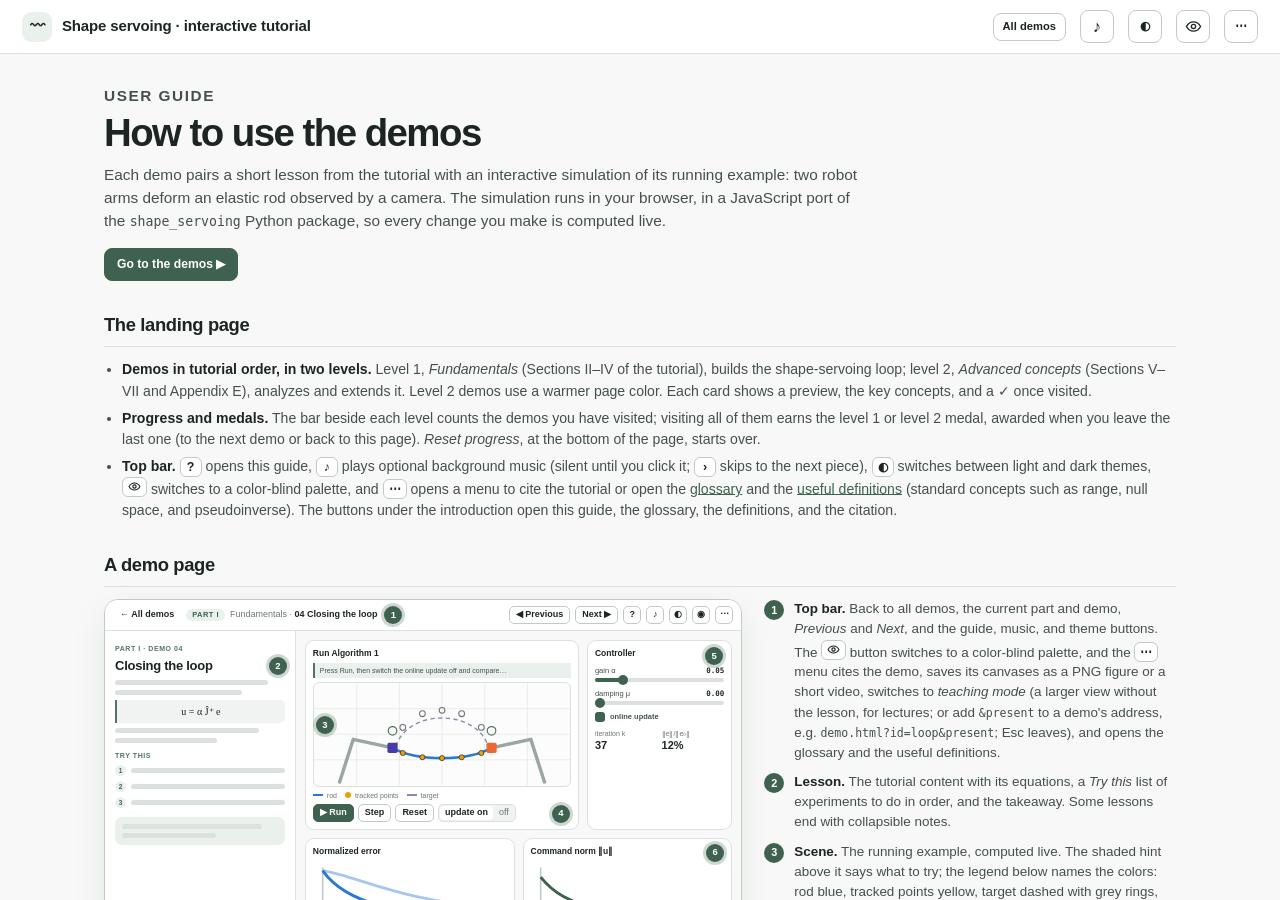
<file: docs/guide.html>
<!DOCTYPE html>
<html lang="en">
<head>
    <meta charset="UTF-8">
    <meta name="viewport" content="width=device-width, initial-scale=1.0">
    <title>How to use the demos · Shape Servoing Demos</title>
    <link rel="icon" type="image/svg+xml" href="[data-uri]" data-inline="img/icon.svg">
    <script>(function () {
    // The pages run inside player.html (js/lib/frame.js): move there before the rest of this page loads,
    // except in a frame, with ?standalone, or on hosts that serve every page in a sandboxed origin.
    var sandboxed = window.origin === 'null' && location.protocol !== 'file:';
    if (window.top === window && !sandboxed && !/[?&]standalone\b/.test(location.search)) {
        var page = location.pathname.split('/').pop() || 'index.html';
        location.replace('player.html?p=' + encodeURIComponent(page + location.search + location.hash));
        return;
    }
    // Theme and palette before the first paint (js/lib/theme.js; carried in ?st= where storage is unavailable).
    var get = function (key) { try { return localStorage.getItem(key); } catch (e) { return null; } };
    var theme = get('shape-servoing-theme'), palette = get('shape-servoing-palette');
    try {
        var st = new URLSearchParams(location.search).get('st');
        if (st) {
            var carried = JSON.parse(atob(st.replace(/-/g, '+').replace(/_/g, '/')));
            theme = carried['shape-servoing-theme'] || theme;
            palette = carried['shape-servoing-palette'] || palette;
        }
    } catch (e) { /* malformed */ }
    document.documentElement.dataset.theme = theme === 'dark' || theme === 'light' ? theme
        : (matchMedia('(prefers-color-scheme: dark)').matches ? 'dark' : 'light');
    if (palette === 'cvd') document.documentElement.dataset.palette = 'cvd';
})();</script>
    <style data-inline="css/app.css">
/* ==========================================================================
   Shape servoing tutorial - interactive companion
   Visual language: entity colours of the paper
   figures (rod blue, tracked points yellow, target slate, grippers violet and
   orange, failures red).
   ========================================================================== */

:root {
    color-scheme: light;
    --bg: #f7f8f7;
    --surface: #ffffff;
    --surface-soft: #f0f3f1;
    --ink: #1d2522;
    --ink-soft: #46504b;
    --muted: #6d7773;
    --line: #dce1de;
    --line-strong: #c2cac6;
    --accent: #527563;
    --accent-strong: #3e624f;
    --accent-soft: #eaf1ed;
    --canvas: #fbfcfb;
    --grid: #e8ece9;
    --grid-strong: #d5dcd8;
    --robot: #9aa6a1;
    --robot-deep: #7b8983;
    --joint: #5d6a64;
    --shadow: 0 12px 36px rgba(28, 39, 34, 0.07);

    --rod: #2a78d6;
    --feature: #eda100;
    --feature-ring: #1d2522;
    --target: #868aad;
    --target-point: #727273;
    --grip-l: #4a3aa7;
    --grip-r: #eb6834;
    --red: #e34948;
    --aqua: #1baf7a;
    --green: #2e8540;
    --rep-points: #2a78d6;
    --rep-edges: #eb6834;
    --rep-angles: #1baf7a;
    --div-neg: #e34948;
    --div-pos: #2a78d6;
    --div-mid: #f0efec;

    --font: "Aptos", "Segoe UI Variable", "Segoe UI", "Inter", "Helvetica Neue", Arial, sans-serif;
    --mono: "Cascadia Code", ui-monospace, SFMono-Regular, Menlo, Consolas, monospace;
    font-family: var(--font);
}

[data-theme="dark"] {
    color-scheme: dark;
    --bg: #111513;
    --surface: #171c19;
    --surface-soft: #202723;
    --ink: #eef1ef;
    --ink-soft: #c3cbc7;
    --muted: #929d97;
    --line: #303833;
    --line-strong: #48524c;
    --accent: #91b19f;
    --accent-strong: #b2cdbf;
    --accent-soft: #26372f;
    --canvas: #1c221f;
    --grid: #2a322d;
    --grid-strong: #3a443d;
    --robot: #6f7d77;
    --robot-deep: #586661;
    --joint: #aab6b0;
    --shadow: 0 16px 40px rgba(0, 0, 0, 0.24);

    --rod: #4b93ea;
    --feature: #f2b52a;
    --feature-ring: #111513;
    --target: #a7abcc;
    --target-point: #a3a3a6;
    --grip-l: #8d80ee;
    --grip-r: #f08a5a;
    --red: #ec6b6a;
    --aqua: #2bbd88;
    --green: #4caf63;
    --rep-points: #4b93ea;
    --rep-edges: #f08a5a;
    --rep-angles: #2bbd88;
    --div-neg: #ec6b6a;
    --div-pos: #4b93ea;
    --div-mid: #2b302d;
}

/* Level 2 (advanced concepts): a warm sand palette for the page, canvases,
   robot arms, and interface accents, so that level 2 demos are recognizable at
   a glance. Entity colours (rod, points, target, grippers) do not change.
   Applied to <html> on level 2 demo pages and to the level 2 menu section. */
[data-part="2"] {
    --bg: #f7f4ee;
    --surface: #fffdf9;
    --surface-soft: #f3eee4;
    --muted: #776f66;
    --line: #e4ddd0;
    --line-strong: #cdc3b1;
    --accent: #8d6b43;
    --accent-strong: #6f5232;
    --accent-soft: #f2eadc;
    --canvas: #fdfbf7;
    --grid: #efe9de;
    --grid-strong: #e0d7c7;
    --robot: #a9a297;
    --robot-deep: #8a8377;
    --joint: #6b645a;
    --div-mid: #f2efe9;
}
[data-theme="dark"][data-part="2"], [data-theme="dark"] [data-part="2"] {
    --bg: #15130f;
    --surface: #1c1915;
    --surface-soft: #27221b;
    --muted: #a09586;
    --line: #38312a;
    --line-strong: #51493e;
    --accent: #c9a97f;
    --accent-strong: #dcc29e;
    --accent-soft: #392f23;
    --canvas: #221e18;
    --grid: #302a22;
    --grid-strong: #423a30;
    --robot: #80786c;
    --robot-deep: #685f54;
    --joint: #b8ad9e;
    --div-mid: #2e2a24;
}

/* Optional colour-blind palette (⋯ menu), after the Okabe-Ito set: red becomes
   vermillion, green bluish green, and aqua sky blue, so that pairs such as
   failure/success, command/response, and edge vectors/turning angles stay
   distinct under common colour-vision deficiencies. The colour names used in
   the lessons (blue rod, yellow points, violet and orange grippers, red, green)
   still apply. The dark rule sets every property of the light one. */
[data-palette="cvd"] {
    --rod: #0072b2;
    --red: #d55e00;
    --aqua: #56b4e9;
    --green: #009e73;
    --rep-points: #0072b2;
    --rep-angles: #009e73;
    --div-neg: #d55e00;
    --div-pos: #0072b2;
}
[data-theme="dark"][data-palette="cvd"] {
    --rod: #4ba3e3;
    --red: #f07f3c;
    --aqua: #8ed0f2;
    --green: #1db38a;
    --rep-points: #4ba3e3;
    --rep-angles: #1db38a;
    --div-neg: #f07f3c;
    --div-pos: #4ba3e3;
}

*, *::before, *::after { box-sizing: border-box; }

html, body { margin: 0; }

body {
    min-height: 100vh;
    color: var(--ink);
    background: var(--bg);
    font-size: 15px;
    line-height: 1.5;
    text-rendering: optimizeLegibility;
}

button, input, select { font: inherit; color: inherit; }
:focus-visible { outline: 3px solid color-mix(in srgb, var(--accent) 55%, transparent); outline-offset: 2px; }
h1, h2, h3, h4, p { margin-top: 0; }
a { color: var(--accent-strong); }
code, .mono { font-family: var(--mono); font-size: 0.86em; }

/* ---------------------------------------------------------------- topbar */
.topbar {
    position: sticky;
    top: 0;
    z-index: 20;
    display: flex;
    gap: 14px;
    align-items: center;
    padding: 10px 22px;
    border-bottom: 1px solid var(--line);
    background: color-mix(in srgb, var(--surface) 88%, transparent);
    backdrop-filter: blur(8px);
}
.brand { display: flex; gap: 10px; align-items: center; color: var(--ink); font-weight: 720; text-decoration: none; letter-spacing: -0.01em; }
.brand-mark { display: grid; width: 30px; height: 30px; place-items: center; border-radius: 9px; background: var(--accent-soft); }
.topbar-title { min-width: 0; overflow: hidden; color: var(--muted); font-size: 0.82rem; white-space: nowrap; text-overflow: ellipsis; }
.topbar-title strong { color: var(--ink); font-weight: 680; }
.topbar-spacer { flex: 1; }
.topbar-nav { display: flex; gap: 6px; }

/* ---------------------------------------------------------------- buttons */
.button {
    display: inline-flex;
    gap: 6px;
    align-items: center;
    justify-content: center;
    min-height: 33px;
    padding: 6px 12px;
    border: 1px solid var(--line-strong);
    border-radius: 8px;
    color: var(--ink);
    background: var(--surface);
    font-size: 0.76rem;
    font-weight: 700;
    text-decoration: none;
    cursor: pointer;
    white-space: nowrap;
}
.button:hover:not(:disabled) { border-color: var(--accent); background: var(--accent-soft); }
.button:disabled { color: var(--muted); cursor: not-allowed; opacity: 0.55; }
.button.primary { color: #ffffff; border-color: var(--accent-strong); background: var(--accent-strong); }
.button.primary:hover:not(:disabled) { color: #ffffff; background: var(--accent); }
[data-theme="dark"] .button.primary, [data-theme="dark"] .button.primary:hover:not(:disabled) { color: #152019; }
.button.ghost { border-color: transparent; background: transparent; }
.button.small { min-height: 28px; padding: 4px 9px; font-size: 0.7rem; }
.button[aria-pressed="true"] { border-color: var(--accent); background: var(--accent-soft); }
.icon-button { width: 34px; padding: 0; }

/* ---------------------------------------------------------------- menu */
.menu { width: min(100%, 1180px); margin: 0 auto; padding: 34px 24px 60px; }
.menu-intro-grid { display: grid; grid-template-columns: minmax(0, 1fr) minmax(0, 1fr); gap: 32px; align-items: start; margin-bottom: 34px; }
.menu-hero { min-width: 0; }
.kicker { margin: 0 0 6px; color: var(--accent); font-size: 0.72rem; font-weight: 760; letter-spacing: 0.1em; text-transform: uppercase; }
.menu-hero h1 { margin-bottom: 12px; font-size: clamp(1.9rem, 3.8vw, 2.7rem); font-weight: 680; letter-spacing: -0.045em; line-height: 1.04; }
.menu-hero p { color: var(--ink-soft); font-size: 0.98rem; }
/* How to use the demos, glossary, definitions, and citation, under the introduction. */
.hero-actions { display: flex; flex-wrap: wrap; gap: 8px; margin: 4px 0 2px; }
.hero-actions .button { min-height: 36px; padding: 7px 14px; font-size: 0.8rem; }
.hero-action-icon { display: inline-grid; width: 18px; height: 18px; place-items: center; border-radius: 6px; color: var(--accent-strong); background: var(--accent-soft); font-size: 0.78rem; font-weight: 800; }
.paper-figure { min-width: 0; margin: 0; }
.paper-figure-panel { padding: 12px 14px; border: 1px solid var(--line); border-radius: 16px; background: #ffffff; box-shadow: var(--shadow); }
.paper-figure img { display: block; width: 100%; max-width: 900px; height: auto; margin: 0 auto; }
.paper-figure figcaption { margin: 9px 4px 0; color: var(--ink-soft); font-size: 0.76rem; line-height: 1.45; }
.paper-figure figcaption b { color: var(--ink); }
.loop-strip { display: flex; gap: 6px; flex-wrap: wrap; margin-top: 14px; }
.loop-chip { padding: 4px 10px; border: 1px solid var(--line); border-radius: 999px; color: var(--ink-soft); background: var(--surface); font-size: 0.72rem; font-weight: 650; }
.loop-chip b { color: var(--accent-strong); }

.part { margin-top: 30px; }
.part[data-part="2"] { margin-top: 40px; padding: 20px 20px 24px; border: 1px solid var(--line); border-radius: 18px; color: var(--ink); background: var(--bg); }
.part-tag { display: inline-block; margin-right: 8px; padding: 2px 9px; border-radius: 999px; color: var(--accent-strong); background: var(--accent-soft); font-size: 0.66rem; font-weight: 800; letter-spacing: 0.08em; text-transform: uppercase; vertical-align: 2px; }
.topbar .part-tag { margin-right: 6px; }
.part-heading { display: flex; gap: 14px; align-items: baseline; margin-bottom: 14px; padding-bottom: 8px; border-bottom: 1px solid var(--line); }
.part-heading h2 { margin: 0; font-size: 1.18rem; letter-spacing: -0.02em; }
.part-heading p { margin: 0; color: var(--muted); font-size: 0.82rem; }
.card-grid { display: grid; grid-template-columns: repeat(auto-fill, minmax(330px, 1fr)); gap: 14px; }

.demo-card {
    position: relative;
    display: grid;
    grid-template-rows: auto 1fr;
    overflow: hidden;
    border: 1px solid var(--line);
    border-radius: 14px;
    color: inherit;
    background: var(--surface);
    box-shadow: var(--shadow);
    text-decoration: none;
    transition: transform 160ms ease, border-color 160ms ease, box-shadow 160ms ease;
}
.demo-card:hover { border-color: var(--accent); transform: translateY(-2px); }
.demo-card canvas { display: block; width: 100%; aspect-ratio: 2.3 / 1; background: var(--canvas); border-bottom: 1px solid var(--line); }
.demo-card-body { display: grid; gap: 6px; padding: 14px 16px 16px; }
.demo-card-top { display: flex; gap: 10px; align-items: baseline; }
.demo-index { color: var(--accent); font-family: var(--mono); font-size: 0.78rem; font-weight: 700; }
.demo-card h3 { margin: 0; font-size: 1.0rem; letter-spacing: -0.015em; }
.demo-card p { margin: 0; color: var(--muted); font-size: 0.8rem; }
.concepts { display: flex; gap: 5px; flex-wrap: wrap; margin-top: 4px; }
.concept { padding: 2px 8px; border-radius: 999px; color: var(--accent-strong); background: var(--accent-soft); font-size: 0.66rem; font-weight: 700; }
.visited-badge { position: absolute; top: 10px; right: 10px; padding: 2px 8px; border-radius: 999px; color: var(--accent-strong); background: var(--surface); font-size: 0.64rem; font-weight: 760; box-shadow: inset 0 0 0 1px var(--line); }
.menu-footer { margin-top: 40px; color: var(--muted); font-size: 0.78rem; }

/* ---------------------------------------------------------------- demo page */
.demo-layout { display: grid; grid-template-columns: 380px minmax(0, 1fr); min-height: calc(100vh - 55px); }
.lesson {
    position: sticky;
    top: 55px;
    height: calc(100vh - 55px);
    overflow-y: auto;
    padding: 24px 24px 40px;
    border-right: 1px solid var(--line);
    background: var(--surface);
}
.lesson h1 { margin-bottom: 8px; font-size: 1.55rem; font-weight: 690; letter-spacing: -0.035em; line-height: 1.1; }
.lesson-intro { color: var(--ink-soft); font-size: 0.9rem; }
.lesson-block { margin-top: 20px; }
.lesson-block p, .lesson-block li { color: var(--ink-soft); font-size: 0.86rem; }
.lesson-kicker { margin-bottom: 8px !important; color: var(--accent-strong) !important; font-size: 0.66rem !important; font-weight: 820; letter-spacing: 0.09em; text-transform: uppercase; }
.lesson .tex-block { margin: 10px 0 12px; padding: 10px 12px; overflow-x: auto; border-left: 3px solid var(--accent); border-radius: 0 8px 8px 0; background: var(--surface-soft); }
.lesson .tex-block .katex-display { margin: 0; }
.missions { margin: 0; padding-left: 0; list-style: none; counter-reset: mission; }
.missions li { position: relative; margin-bottom: 9px; padding-left: 30px; }
.missions li::before {
    counter-increment: mission;
    content: counter(mission);
    position: absolute;
    top: 1px;
    left: 0;
    display: grid;
    width: 20px;
    height: 20px;
    place-items: center;
    border-radius: 50%;
    color: var(--accent-strong);
    background: var(--accent-soft);
    font-size: 0.68rem;
    font-weight: 800;
}
.takeaway { padding: 14px 16px; border-radius: 12px; background: var(--accent-soft); }
.takeaway p { margin: 0; color: var(--ink) !important; }
.lesson details { margin-top: 18px; border-top: 1px solid var(--line); }
.lesson summary { padding: 10px 0; color: var(--ink); font-size: 0.84rem; font-weight: 720; cursor: pointer; }
.lesson-nav { display: flex; gap: 8px; justify-content: space-between; margin-top: 26px; }

.workspace { min-width: 0; padding: 20px 22px 40px; }
.stage { display: grid; grid-template-columns: minmax(0, 1fr) 300px; gap: 16px; align-items: start; }
.stage.wide-rail { grid-template-columns: minmax(0, 1fr) 360px; }
.stage.no-rail { grid-template-columns: minmax(0, 1fr); }

.card { min-width: 0; padding: 14px; border: 1px solid var(--line); border-radius: 14px; background: var(--surface); box-shadow: var(--shadow); }
.card + .card { margin-top: 12px; }
.card-heading { display: flex; gap: 10px; align-items: baseline; justify-content: space-between; margin-bottom: 8px; }
.card-heading h3 { margin: 0; font-size: 0.84rem; font-weight: 730; }
.card-note { color: var(--muted); font-size: 0.7rem; font-variant-numeric: tabular-nums; }
.rail { display: grid; gap: 12px; }
.rail .card + .card { margin-top: 0; }

.scene-canvas { display: block; width: 100%; height: clamp(230px, 32vh, 310px); border: 1px solid var(--line); border-radius: 10px; background: var(--canvas); touch-action: none; }
.scene-canvas.tall { height: clamp(250px, 36vh, 340px); }
.scene-canvas.compact { height: clamp(210px, 27vh, 255px); }
.scene-canvas.spatial-canvas { height: clamp(245px, 30vh, 300px); cursor: grab; }
.spatial-view-grid { display: grid; grid-template-columns: repeat(3, minmax(0, 1fr)); gap: 8px; margin-top: 8px; }
.spatial-mini-view { position: relative; min-width: 0; }
.spatial-mini-canvas { display: block; width: 100%; height: 82px; border: 1px solid var(--line); border-radius: 8px; background: var(--canvas); }
.spatial-mini-view > span { position: absolute; right: 7px; bottom: 5px; padding: 1px 4px; border-radius: 4px; color: var(--muted); background: color-mix(in srgb, var(--canvas) 82%, transparent); font-size: 0.61rem; font-weight: 650; letter-spacing: 0.02em; }
.subspace-canvas { display: block; width: 100%; height: 250px; border: 1px solid var(--line); border-radius: 9px; background: var(--canvas); }
.interaction-guide { margin: -1px 0 9px; padding: 7px 9px; border-left: 3px solid var(--accent); border-radius: 0 7px 7px 0; color: var(--ink-soft); background: var(--accent-soft); font-size: 0.71rem; line-height: 1.4; }
.legend { display: flex; gap: 14px; flex-wrap: wrap; align-items: center; padding: 8px 2px 0; color: var(--muted); font-size: 0.7rem; }
.legend-item { display: inline-flex; gap: 6px; align-items: center; }
.swatch { width: 18px; height: 0; border-top: 3px solid currentColor; border-radius: 2px; }
.swatch.dashed { border-top-style: dashed; }
.swatch.dot { width: 9px; height: 9px; border: 0; border-radius: 50%; background: currentColor; }
.swatch.ring { width: 10px; height: 10px; border: 1.6px solid currentColor; border-radius: 50%; }
.toolbar { display: flex; gap: 7px; flex-wrap: wrap; align-items: center; padding-top: 10px; }
.toolbar-divider { width: 1px; height: 22px; margin: 0 3px; background: var(--line); }
.hint { color: var(--muted); font-size: 0.72rem; }

.plots { display: grid; grid-template-columns: repeat(auto-fit, minmax(300px, 1fr)); gap: 12px; margin-top: 16px; }
.plot-canvas { display: block; width: 100%; height: 190px; }
.plot-canvas.short { height: 150px; }
.plot-canvas.tall { height: 240px; }
.series-legend { display: flex; gap: 10px; flex-wrap: wrap; padding-top: 6px; color: var(--muted); font-size: 0.68rem; }
.series-legend > span { display: inline-flex; gap: 5px; align-items: center; }
.series-legend > span > i { width: 14px; height: 0; border-top: 2.5px solid currentColor; }
.series-legend > span > i.dotted { border-top-style: dotted; }
.series-legend > span > i.dashed { border-top-style: dashed; }

/* ---------------------------------------------------------------- controls */
.control { display: grid; gap: 4px; margin-bottom: 10px; }
.control-head { display: flex; gap: 8px; align-items: baseline; justify-content: space-between; font-size: 0.76rem; }
.control-head label { color: var(--ink-soft); font-weight: 650; }
.control-head output { color: var(--ink); font-family: var(--mono); font-size: 0.72rem; font-variant-numeric: tabular-nums; }
.control-help { margin: -1px 0 2px; color: var(--muted); font-size: 0.67rem; font-weight: 450; line-height: 1.35; }
input[type="range"] { width: 100%; accent-color: var(--accent-strong); }
.segmented { display: inline-flex; gap: 2px; padding: 2px; border: 1px solid var(--line); border-radius: 10px; background: var(--surface-soft); }
.segmented button { min-height: 28px; padding: 3px 10px; border: 0; border-radius: 8px; color: var(--muted); background: transparent; font-size: 0.72rem; font-weight: 720; cursor: pointer; }
.segmented button[aria-pressed="true"] { color: var(--ink); background: var(--surface); box-shadow: inset 0 0 0 1px var(--line); }
.switch { display: flex; gap: 8px; align-items: center; margin-bottom: 8px; color: var(--ink-soft); font-size: 0.76rem; font-weight: 650; cursor: pointer; }
.switch input { width: 30px; height: 17px; accent-color: var(--accent-strong); }

.readouts { display: grid; grid-template-columns: repeat(auto-fit, minmax(84px, 1fr)); gap: 10px 14px; }
.readout > span { display: block; color: var(--muted); font-size: 0.66rem; }
.readout > strong { display: block; margin-top: 2px; color: var(--ink); font-size: 1.02rem; font-weight: 760; font-variant-numeric: tabular-nums; }
.readout > strong.good { color: var(--green); }
.readout > strong.bad { color: var(--red); }

.status { display: flex; gap: 8px; align-items: center; margin-top: 10px; color: var(--muted); font-size: 0.74rem; }
.status-dot { width: 8px; height: 8px; border-radius: 50%; background: var(--line-strong); }
.status-dot.live { background: var(--accent); box-shadow: 0 0 0 4px var(--accent-soft); }
.status-dot.warn { background: var(--red); }

.matrix-canvas { display: block; width: 100%; height: 220px; }
.bars-canvas { display: block; width: 100%; height: 120px; }

/* algorithm box (Algorithm 1) */
.algorithm { margin: 0; padding: 10px 0; border-top: 2px solid var(--ink-soft); border-bottom: 2px solid var(--ink-soft); font-size: 0.84rem; }
.algorithm-caption { padding: 0 8px 6px; border-bottom: 1px solid var(--line); font-size: 0.8rem; }
.algorithm-line { display: grid; grid-template-columns: 24px minmax(0, 1fr); gap: 4px; padding: 3px 8px; border-radius: 6px; transition: background 180ms ease; }
.algorithm-line .num { color: var(--muted); font-family: var(--mono); font-size: 0.7rem; padding-top: 2px; }
.algorithm-line .comment { color: var(--muted); font-size: 0.74rem; }
.algorithm-line.active { background: var(--accent-soft); box-shadow: inset 3px 0 0 var(--accent-strong); }
.algorithm .indent-1 { padding-left: 16px; }

table.lesson-table { width: 100%; border-collapse: collapse; font-size: 0.74rem; }
table.lesson-table th, table.lesson-table td { padding: 5px 6px; border-bottom: 1px solid var(--line); text-align: left; vertical-align: top; color: var(--ink-soft); }
table.lesson-table th { color: var(--ink); font-weight: 720; }
table.lesson-table tr.active td { background: var(--accent-soft); color: var(--ink); }

.toast { position: fixed; right: 18px; bottom: 18px; z-index: 50; max-width: 420px; padding: 10px 14px; border-radius: 10px; color: #fff; background: #8b2b2b; font-size: 0.8rem; box-shadow: var(--shadow); }
.tabs { display: flex; gap: 4px; margin-bottom: 14px; border-bottom: 1px solid var(--line); }
.tabs button { padding: 8px 14px; border: 0; border-bottom: 2px solid transparent; color: var(--muted); background: transparent; font-size: 0.8rem; font-weight: 720; cursor: pointer; }
.tabs button[aria-selected="true"] { color: var(--ink); border-bottom-color: var(--accent-strong); }

.mini-grid { display: grid; grid-template-columns: repeat(3, minmax(0, 1fr)); gap: 10px; }
.mini-grid canvas { display: block; width: 100%; aspect-ratio: 1.9 / 1; border: 1px solid var(--line); border-radius: 10px; background: var(--canvas); }
.mini-caption { margin-top: 4px; color: var(--muted); font-size: 0.7rem; text-align: center; }

@media (max-width: 1180px) {
    .demo-layout { grid-template-columns: minmax(0, 1fr); }
    .lesson { position: static; height: auto; border-right: 0; border-bottom: 1px solid var(--line); }
}
@media (max-width: 860px) {
    .menu-intro-grid { grid-template-columns: minmax(0, 1fr); gap: 22px; }
    .stage, .stage.wide-rail { grid-template-columns: minmax(0, 1fr); }
    .topbar-title { display: none; }
    .scene-canvas, .scene-canvas.tall { height: clamp(220px, 48vw, 300px); }
    .scene-canvas.compact { height: clamp(200px, 42vw, 260px); }
    .scene-canvas.spatial-canvas { height: clamp(230px, 52vw, 300px); }
    .spatial-mini-canvas { height: 68px; }
    .subspace-canvas { height: 220px; }
}
.schematic-note { margin: 8px 2px 0; color: var(--ink-soft); font-size: 0.76rem; line-height: 1.45; }
.schematic-note b { color: var(--ink); }

/* ---------------------------------------------------------------- music, progress, medals */
.music-button { font-size: 1.05rem; }
.music-button.music-on { color: var(--accent-strong); border-color: var(--accent); background: var(--accent-soft); }
.music-button.music-on::after { content: ""; width: 6px; height: 6px; margin-left: -2px; border-radius: 50%; background: var(--accent); }
.music-next { min-width: 0; width: 18px; min-height: 28px; margin-left: -11px; padding: 0 0 4px; border-color: transparent; color: var(--muted); background: transparent; font-size: 1.25rem; font-weight: 600; line-height: 1; }
.music-next:hover:not(:disabled) { color: var(--accent-strong); border-color: transparent; background: transparent; }
.music-next[hidden] { display: none; }
.link-button { padding: 0; border: 0; color: var(--accent-strong); background: none; font: inherit; text-decoration: underline; cursor: pointer; }

.part-heading { flex-wrap: wrap; }
.part-heading-spacer { flex: 1; }
.part-progress { display: inline-flex; gap: 8px; align-items: center; color: var(--muted); font-size: 0.74rem; font-weight: 650; }
.part-progress.earned { color: var(--accent-strong); font-weight: 760; }
.progress-track { position: relative; width: 84px; height: 6px; overflow: hidden; border-radius: 999px; background: var(--surface-soft); box-shadow: inset 0 0 0 1px var(--line); }
.progress-fill { position: absolute; inset: 0 auto 0 0; border-radius: 999px; background: var(--accent); }
.medal-mini { display: inline-flex; margin: -12px 0 -8px; }
.medal-mini svg { width: auto; height: 44px; }

.confetti-canvas { position: fixed; inset: 0; z-index: 70; width: 100%; height: 100%; pointer-events: none; }
.medal-overlay {
    position: fixed; inset: 0; z-index: 60; display: grid; place-items: center; padding: 20px;
    background: color-mix(in srgb, #0d1210 46%, transparent); backdrop-filter: blur(3px);
    animation: overlay-in 260ms ease both;
}
.medal-overlay.closing { animation: overlay-out 220ms ease both; }
.medal-card {
    width: min(100%, 420px); padding: 18px 26px 22px; border: 1px solid var(--line); border-radius: 20px;
    color: var(--ink); background: var(--surface); box-shadow: 0 24px 60px rgba(0, 0, 0, 0.3); text-align: center;
}
.medal-card h2 { margin: 2px 0 8px; font-size: 1.55rem; letter-spacing: -0.03em; }
.medal-card .kicker { margin-top: 4px; }
.medal-text { margin: 0 0 8px; color: var(--ink-soft); font-size: 0.86rem; line-height: 1.5; }
.medal-final { color: var(--accent-strong); font-weight: 700; }
.medal-actions { display: flex; gap: 8px; justify-content: center; margin-top: 14px; }
.medal-stage { display: grid; place-items: center; height: 240px; }
.medal-stage svg { height: 230px; width: auto; transform-origin: 50% 0%; animation: medal-pop 900ms cubic-bezier(0.2, 1.4, 0.35, 1) 120ms both, medal-swing 2.6s ease-in-out 1.05s 2; }
@keyframes overlay-in { from { opacity: 0; } to { opacity: 1; } }
@keyframes overlay-out { from { opacity: 1; } to { opacity: 0; } }
@keyframes medal-pop { 0% { opacity: 0; transform: translateY(-40px) scale(0.3) rotate(-14deg); } 100% { opacity: 1; transform: none; } }
@keyframes medal-swing { 0%, 100% { transform: rotate(0deg); } 30% { transform: rotate(5deg); } 70% { transform: rotate(-4deg); } }
@media (prefers-reduced-motion: reduce) {
    .medal-overlay, .medal-overlay.closing, .medal-stage svg { animation: none; }
}

/* ---------------------------------------------------------------- user guide */
.guide { width: min(100%, 1120px); margin: 0 auto; padding: 30px 24px 60px; }
.guide-hero { max-width: 760px; margin-bottom: 26px; }
.guide-hero h1 { margin-bottom: 10px; font-size: clamp(1.8rem, 3.4vw, 2.4rem); font-weight: 680; letter-spacing: -0.04em; line-height: 1.05; }
.guide-hero p { color: var(--ink-soft); font-size: 0.96rem; }
.guide-section { margin-top: 30px; }
.guide-section h2 { margin-bottom: 12px; padding-bottom: 8px; border-bottom: 1px solid var(--line); font-size: 1.15rem; letter-spacing: -0.02em; }
.guide-list { margin: 0; padding-left: 18px; color: var(--ink-soft); font-size: 0.88rem; }
.guide-list li { margin-bottom: 6px; }
.guide-list b, .guide-legend b, .guide-card b { color: var(--ink); }
.key { display: inline-grid; min-width: 22px; height: 20px; padding: 0 5px; place-items: center; border: 1px solid var(--line-strong); border-radius: 6px; color: var(--ink); background: var(--surface); font-size: 0.78rem; font-weight: 700; }
.guide-layout { display: grid; grid-template-columns: minmax(0, 1.55fr) minmax(260px, 1fr); gap: 22px; align-items: start; }
.guide-legend { margin: 0; padding-left: 0; list-style: none; counter-reset: legend; color: var(--ink-soft); font-size: 0.84rem; }
.guide-legend li { position: relative; margin-bottom: 9px; padding-left: 30px; }
.guide-legend li::before { counter-increment: legend; content: counter(legend); position: absolute; top: 1px; left: 0; display: grid; width: 20px; height: 20px; place-items: center; border-radius: 50%; color: #fff; background: var(--accent-strong); font-size: 0.68rem; font-weight: 800; }
.guide-grid { display: grid; grid-template-columns: repeat(auto-fill, minmax(250px, 1fr)); gap: 10px; }
.guide-card { display: flex; gap: 12px; align-items: flex-start; padding: 12px 14px; border: 1px solid var(--line); border-radius: 12px; background: var(--surface); }
.guide-card p { margin: 3px 0 0; color: var(--ink-soft); font-size: 0.8rem; line-height: 1.4; }
.guide-icon { display: grid; flex: none; width: 32px; height: 32px; place-items: center; border-radius: 9px; color: var(--accent-strong); background: var(--accent-soft); font-size: 1.05rem; }
.guide-note { margin-top: 12px; color: var(--muted); font-size: 0.8rem; }

/* the frozen demo-page sketch */
.mock { position: relative; overflow: hidden; border: 1px solid var(--line-strong); border-radius: 14px; background: var(--bg); box-shadow: var(--shadow); font-size: 9px; line-height: 1.3; pointer-events: none; user-select: none; }
.mock-top { position: relative; display: flex; gap: 5px; align-items: center; padding: 6px 8px; border-bottom: 1px solid var(--line); background: var(--surface); }
.mock-spacer { flex: 1; }
.mock-crumb { color: var(--muted); white-space: nowrap; }
.mock-crumb b { color: var(--ink); }
.mock-tag { padding: 1px 6px; border-radius: 999px; color: var(--accent-strong); background: var(--accent-soft); font-size: 7.5px; font-weight: 800; letter-spacing: 0.06em; }
.mock-pill { padding: 2px 6px; border: 1px solid var(--line-strong); border-radius: 5px; color: var(--ink); background: var(--surface); font-weight: 700; white-space: nowrap; }
.mock-pill.sq { width: 18px; padding: 2px 0; text-align: center; }
.mock-pill.ghost { border-color: transparent; background: transparent; }
.mock-pill.primary { color: #fff; border-color: var(--accent-strong); background: var(--accent-strong); }
.mock-body { display: grid; grid-template-columns: 30% minmax(0, 1fr); min-height: 330px; }
.mock-lesson { position: relative; display: flex; flex-direction: column; gap: 5px; padding: 10px; border-right: 1px solid var(--line); background: var(--surface); }
.mock-kicker { margin-top: 3px; color: var(--accent); font-size: 7px; font-weight: 800; letter-spacing: 0.08em; }
.mock-title { color: var(--ink); font-size: 13px; font-weight: 700; letter-spacing: -0.02em; }
.mock-line { display: block; height: 5px; border-radius: 3px; background: var(--line); }
.w60 { width: 60%; }
.w70 { width: 70%; }
.w75 { width: 75%; }
.w80 { width: 80%; }
.w85 { width: 85%; }
.w90 { width: 90%; }
.mock-eq { padding: 5px 7px; border-left: 2px solid var(--accent); border-radius: 0 5px 5px 0; color: var(--ink); background: var(--surface-soft); font-family: Georgia, serif; font-size: 10px; text-align: center; }
.mock-step { display: flex; gap: 5px; align-items: center; }
.mock-step i { display: grid; flex: none; width: 11px; height: 11px; place-items: center; border-radius: 50%; color: var(--accent-strong); background: var(--accent-soft); font-size: 6.5px; font-style: normal; font-weight: 800; }
.mock-step .mock-line { flex: 1; }
.mock-takeaway { display: flex; flex-direction: column; gap: 4px; margin-top: 4px; padding: 7px; border-radius: 7px; background: var(--accent-soft); }
.mock-work { display: flex; flex-direction: column; gap: 8px; padding: 9px; }
.mock-stage { display: grid; grid-template-columns: minmax(0, 1fr) 34%; gap: 8px; }
.mock-card { position: relative; display: flex; flex-direction: column; gap: 4px; padding: 7px; border: 1px solid var(--line); border-radius: 9px; background: var(--surface); }
.mock-card-title { color: var(--ink); font-size: 8.5px; font-weight: 750; }
.mock-hint { padding: 3px 5px; border-left: 2px solid var(--accent); color: var(--ink-soft); background: var(--accent-soft); font-size: 7px; }
.mock-canvas { width: 100%; height: auto; border: 1px solid var(--line); border-radius: 6px; background: var(--canvas); }
.mock-grid path { fill: none; stroke: var(--grid); stroke-width: 1; }
.mock-target { fill: none; stroke: var(--target); stroke-width: 1.6; stroke-dasharray: 5 4; }
.mock-rings circle { fill: none; stroke: var(--target-point); stroke-width: 1.2; }
.mock-arm { fill: none; stroke: var(--robot); stroke-width: 4; stroke-linecap: round; stroke-linejoin: round; }
.mock-rod { fill: none; stroke: var(--rod); stroke-width: 3; stroke-linecap: round; }
.mock-points circle { fill: var(--feature); stroke: var(--feature-ring); stroke-width: 0.8; }
.mock-grip-l { fill: var(--grip-l); }
.mock-grip-r { fill: var(--grip-r); }
.mock-handle { fill: none; stroke: var(--accent); stroke-width: 1.4; }
.mock-legend { display: flex; gap: 8px; align-items: center; color: var(--muted); font-size: 7px; }
.mock-legend i { display: inline-block; width: 10px; height: 2px; margin-right: -4px; }
.mock-legend .c-rod { background: var(--rod); }
.mock-legend .c-pt { width: 6px; height: 6px; border-radius: 50%; background: var(--feature); }
.mock-legend .c-tg { height: 0; border-top: 2px dashed var(--target); }
.mock-toolbar { display: flex; flex-wrap: wrap; gap: 4px; align-items: center; }
.mock-seg { display: inline-flex; gap: 1px; padding: 1px; border: 1px solid var(--line); border-radius: 5px; background: var(--surface-soft); }
.mock-seg b, .mock-seg span { padding: 1px 5px; border-radius: 4px; color: var(--muted); }
.mock-seg b { color: var(--ink); background: var(--surface); }
.mock-rail { gap: 7px; }
.mock-slider { display: grid; grid-template-columns: 1fr auto; gap: 2px 4px; color: var(--ink-soft); font-size: 7.5px; }
.mock-slider b { color: var(--ink); font-family: var(--mono); font-weight: 600; }
.mock-slider i { position: relative; grid-column: 1 / -1; height: 4px; border-radius: 999px; background: var(--line); }
.mock-slider em { position: absolute; inset: 0 auto 0 0; border-radius: 999px; background: var(--accent-strong); }
.mock-slider em::after { content: ""; position: absolute; top: -3px; right: -5px; width: 10px; height: 10px; border-radius: 50%; background: var(--accent-strong); }
.mock-switch { display: flex; gap: 5px; align-items: center; color: var(--ink-soft); font-size: 7.5px; font-weight: 650; }
.mock-switch i { width: 10px; height: 10px; border-radius: 3px; background: var(--accent-strong); }
.mock-readouts { display: grid; grid-template-columns: 1fr 1fr; gap: 4px; color: var(--muted); font-size: 7px; }
.mock-readouts b { display: block; color: var(--ink); font-size: 11px; }
.mock-plots { position: relative; display: grid; grid-template-columns: 1fr 1fr; gap: 8px; }
.mock-plots svg { width: 100%; height: auto; }
.mock-axis { fill: none; stroke: var(--line-strong); stroke-width: 1; }
.mock-curve { fill: none; stroke: var(--rod); stroke-width: 1.8; }
.mock-curve.faded { stroke: color-mix(in srgb, var(--rod) 40%, var(--canvas)); }
.mock-curve.alt { stroke: var(--accent-strong); }
.mock-badge { position: absolute; z-index: 2; display: grid; width: 18px; height: 18px; place-items: center; border-radius: 50%; color: #fff; background: var(--accent-strong); box-shadow: 0 0 0 3px color-mix(in srgb, var(--accent-strong) 25%, transparent); font-size: 9.5px; font-weight: 800; }
@media (max-width: 900px) {
    .guide-layout { grid-template-columns: minmax(0, 1fr); }
}
.mock-badge.inline { position: static; margin-left: 2px; }
[data-theme="dark"] .mock-badge, [data-theme="dark"] .guide-legend li::before, [data-theme="dark"] .mock-pill.primary { color: #152019; }

/* ---------------------------------------------------------------- ⋯ menu, citation, recording */
.tools { position: relative; display: inline-flex; }
.tools-menu {
    position: absolute; top: calc(100% + 6px); right: 0; z-index: 40; display: grid; min-width: 232px; padding: 6px;
    border: 1px solid var(--line); border-radius: 12px; background: var(--surface); box-shadow: var(--shadow);
}
.tools-menu[hidden] { display: none; }
.tools-menu button {
    display: flex; gap: 10px; align-items: center; width: 100%; padding: 7px 10px; border: 0; border-radius: 8px;
    color: var(--ink); background: none; font-size: 0.8rem; font-weight: 600; text-align: left; cursor: pointer;
}
.tools-menu button:hover:not(:disabled), .tools-menu button:focus-visible { outline: none; background: var(--accent-soft); }
.tools-menu button:disabled { color: var(--muted); cursor: not-allowed; opacity: 0.6; }
.tools-icon { width: 18px; color: var(--muted); text-align: center; }
.tools-menu [aria-checked]::after { content: ""; width: 14px; margin-left: auto; color: var(--accent-strong); font-weight: 800; }
.tools-menu [aria-checked="true"]::after { content: "✓"; }
.tools-menu hr { width: 100%; margin: 5px 0; border: 0; border-top: 1px solid var(--line); }

.cite-dialog {
    width: min(100% - 32px, 640px); max-height: calc(100vh - 40px); padding: 18px 22px 20px; overflow-y: auto;
    border: 1px solid var(--line); border-radius: 18px; color: var(--ink); background: var(--surface); box-shadow: 0 24px 60px rgba(0, 0, 0, 0.3);
}
.cite-dialog::backdrop { background: color-mix(in srgb, #0d1210 46%, transparent); backdrop-filter: blur(3px); }
.cite-dialog h2 { margin: 0 0 4px; font-size: 1.2rem; letter-spacing: -0.02em; }
.cite-note { margin-bottom: 4px; color: var(--muted); font-size: 0.76rem; }
.cite-block { margin-top: 12px; }
.cite-block-head { display: flex; align-items: center; justify-content: space-between; margin-bottom: 5px; color: var(--ink-soft); font-size: 0.74rem; font-weight: 720; }
.cite-block pre {
    margin: 0; padding: 9px 11px; border: 1px solid var(--line); border-radius: 9px; background: var(--surface-soft);
    font-family: var(--mono); font-size: 0.72rem; line-height: 1.45; white-space: pre-wrap; overflow-wrap: anywhere;
}
.cite-actions { display: flex; justify-content: flex-end; margin-top: 16px; }

.rec-pill {
    position: fixed; right: 18px; bottom: 18px; z-index: 50; display: inline-flex; gap: 8px; align-items: center; padding: 7px 12px;
    border: 1px solid var(--line-strong); border-radius: 999px; color: var(--ink); background: var(--surface); box-shadow: var(--shadow);
    font-size: 0.76rem; font-weight: 720; font-variant-numeric: tabular-nums; cursor: pointer;
}
.rec-dot { width: 9px; height: 9px; border-radius: 50%; background: var(--red); animation: rec-blink 1.2s ease-in-out infinite; }
.rec-stop { padding-left: 8px; border-left: 1px solid var(--line); color: var(--accent-strong); }
@keyframes rec-blink { 50% { opacity: 0.25; } }
@media (prefers-reduced-motion: reduce) { .rec-dot { animation: none; } }

/* ---------------------------------------------------------------- teaching mode */
/* ⋯ > Teaching mode, or ?present in a demo address: the demo without its lesson
   column and page extras, with larger text and canvases, for lectures and
   screen sharing. The previous / next links keep the mode. */
html.teaching { font-size: 18px; }
.teaching .demo-layout { grid-template-columns: minmax(0, 1fr); }
.teaching .lesson, .teaching .topbar > a.ghost, .teaching .topbar > a[href="guide.html"],
.teaching #musicButton, .teaching .music-next { display: none; }
.teaching .workspace { width: min(100%, 1560px); margin: 0 auto; padding: 18px 28px 32px; }
.teaching .scene-canvas { height: clamp(300px, 50vh, 600px); }
.teaching .scene-canvas.tall { height: clamp(320px, 56vh, 660px); }
.teaching .scene-canvas.compact { height: clamp(260px, 40vh, 480px); }
.teaching .scene-canvas.spatial-canvas { height: clamp(300px, 48vh, 560px); }
.teaching .plot-canvas { height: 230px; }
.teaching .plot-canvas.short { height: 180px; }
.teaching .plot-canvas.tall { height: 290px; }
.teaching-exit { display: none; }
.teaching .teaching-exit { display: inline-flex; }

/* ---------------------------------------------------------------- glossary */
.glossary-jump { display: flex; flex-wrap: wrap; gap: 6px; margin-top: 14px; }
.glossary { display: grid; grid-template-columns: minmax(180px, 240px) minmax(0, 1fr); gap: 0 24px; margin: 0; }
.glossary dt, .glossary dd { padding: 10px 0; border-top: 1px solid var(--line); }
.glossary dt { color: var(--ink); font-size: 0.88rem; font-weight: 720; scroll-margin-top: 70px; }
.glossary dd { margin: 0; color: var(--ink-soft); font-size: 0.86rem; }
.glossary .see { display: block; margin-top: 3px; color: var(--muted); font-size: 0.76rem; }
.glossary .katex { font-size: 1.02em; }
@media (max-width: 700px) {
    .glossary { grid-template-columns: minmax(0, 1fr); }
    .glossary dd { padding-top: 0; border-top: 0; }
}

/* ---------------------------------------------------------------- useful definitions */
/* definitions.html: an index table, two figures, and the entries in the
   glossary's two-column layout. The inline SVG figures use the colour
   variables, so they follow the theme and the colour-blind palette. */
.def-index-wrap { overflow-x: auto; }
.def-index { width: 100%; border-collapse: collapse; font-size: 0.84rem; }
.def-index th, .def-index td { padding: 6px 12px 6px 0; border-bottom: 1px solid var(--line); text-align: left; vertical-align: top; }
.def-index th { color: var(--muted); font-size: 0.74rem; font-weight: 720; letter-spacing: 0.04em; text-transform: uppercase; }
.def-index td { color: var(--ink-soft); white-space: nowrap; }
.def-index td:first-child { white-space: normal; }
.def-note { margin-top: 8px; color: var(--muted); font-size: 0.78rem; }
.def-figures { display: grid; grid-template-columns: repeat(auto-fit, minmax(300px, 1fr)); gap: 22px; align-items: start; }
.def-figure { margin: 0; scroll-margin-top: 70px; }
.def-figure svg { display: block; width: 100%; height: auto; margin: 0 auto; color: var(--ink); fill: currentColor; }
.def-figure figcaption { margin-top: 8px; color: var(--ink-soft); font-size: 0.8rem; line-height: 1.45; }
.def-figure figcaption b { color: var(--ink); }

/* The TeX source stays hidden until KaTeX (at the end of the page) has typeset it. */
.tex:not([data-rendered]), .tex-block:not([data-rendered]) { visibility: hidden; }

/* Figure or video export on hosts that block downloads (js/lib/tools.js). */
.export-dialog { width: min(920px, calc(100vw - 32px)); }
.export-media { display: block; max-width: 100%; max-height: 64vh; margin: 8px auto 0; border: 1px solid var(--line); border-radius: 6px; background: var(--surface); }
</style>
</head>
<body>
    <header class="topbar">
        <a class="brand" href="index.html"><span class="brand-mark" aria-hidden="true">〰</span>Shape servoing · interactive tutorial</a>
        <span class="topbar-spacer"></span>
        <a class="button small" href="index.html">All demos</a>
        <button id="musicButton" class="button icon-button music-button" type="button" aria-pressed="false" aria-label="Background music" title="Background music">♪</button>
        <button id="themeButton" class="button icon-button" type="button" title="Switch light / dark theme" aria-label="Switch theme">◐</button>
        <button id="paletteButton" class="button icon-button" type="button" aria-pressed="false" title="Color-blind palette (on / off)" aria-label="Color-blind palette"><svg viewBox="0 0 24 24" width="17" height="17" aria-hidden="true" fill="none" stroke="currentColor" stroke-width="1.9" stroke-linecap="round" stroke-linejoin="round"><path d="M2 12s3.6-6.5 10-6.5S22 12 22 12s-3.6 6.5-10 6.5S2 12 2 12z"/><circle cx="12" cy="12" r="3"/></svg></button>
        <button id="toolsButton" class="button icon-button" type="button" title="More: cite, glossary, definitions" aria-label="More options">⋯</button>
    </header>

    <main class="guide">
        <section class="guide-hero">
            <p class="kicker">User guide</p>
            <h1>How to use the demos</h1>
            <p>Each demo pairs a short lesson from the tutorial with an interactive simulation of its running example: two robot arms deform an elastic rod observed by a camera. The simulation runs in your browser, in a JavaScript port of the <code>shape_servoing</code> Python package, so every change you make is computed live.</p>
            <a class="button primary" href="index.html">Go to the demos ▶</a>
        </section>

        <section class="guide-section" aria-labelledby="guideMenu">
            <h2 id="guideMenu">The landing page</h2>
            <ul class="guide-list">
                <li><b>Demos in tutorial order, in two levels.</b> Level 1, <i>Fundamentals</i> (Sections II–IV of the tutorial), builds the shape-servoing loop; level 2, <i>Advanced concepts</i> (Sections V–VII and Appendix E), analyzes and extends it. Level 2 demos use a warmer page color. Each card shows a preview, the key concepts, and a ✓ once visited.</li>
                <li><b>Progress and medals.</b> The bar beside each level counts the demos you have visited; visiting all of them earns the level 1 or level 2 medal, awarded when you leave the last one (to the next demo or back to this page). <i>Reset progress</i>, at the bottom of the page, starts over.</li>
                <li><b>Top bar.</b> <span class="key">?</span> opens this guide, <span class="key">♪</span> plays optional background music (silent until you click it; <span class="key">›</span> skips to the next piece), <span class="key">◐</span> switches between light and dark themes, <span class="key"><svg viewBox="0 0 24 24" width="13" height="13" role="img" aria-label="eye" fill="none" stroke="currentColor" stroke-width="2.2" stroke-linecap="round" stroke-linejoin="round"><path d="M2 12s3.6-6.5 10-6.5S22 12 22 12s-3.6 6.5-10 6.5S2 12 2 12z"/><circle cx="12" cy="12" r="3"/></svg></span> switches to a color-blind palette, and <span class="key">⋯</span> opens a menu to cite the tutorial or open the <a href="glossary.html">glossary</a> and the <a href="definitions.html">useful definitions</a> (standard concepts such as range, null space, and pseudoinverse). The buttons under the introduction open this guide, the glossary, the definitions, and the citation.</li>
            </ul>
        </section>

        <section class="guide-section" aria-labelledby="guideDemo">
            <h2 id="guideDemo">A demo page</h2>
            <div class="guide-layout">
                <!-- A frozen, non-interactive sketch of a demo page. -->
                <div class="mock" aria-hidden="true">
                    <div class="mock-top">
                        <span class="mock-pill ghost">← All demos</span>
                        <span class="mock-tag">PART I</span>
                        <span class="mock-crumb">Fundamentals · <b>04 Closing the loop</b></span>
                        <span class="mock-badge inline">1</span>
                        <span class="mock-spacer"></span>
                        <span class="mock-pill">◀ Previous</span><span class="mock-pill">Next ▶</span>
                        <span class="mock-pill sq">?</span><span class="mock-pill sq">♪</span><span class="mock-pill sq">◐</span><span class="mock-pill sq">◉</span><span class="mock-pill sq">⋯</span>
                    </div>
                    <div class="mock-body">
                        <div class="mock-lesson">
                            <span class="mock-kicker">PART I · DEMO 04</span>
                            <span class="mock-title">Closing the loop</span>
                            <span class="mock-line w90"></span><span class="mock-line w75"></span>
                            <span class="mock-eq">u = α Ĵ⁺ e</span>
                            <span class="mock-line w85"></span><span class="mock-line w60"></span>
                            <span class="mock-kicker">TRY THIS</span>
                            <span class="mock-step"><i>1</i><span class="mock-line w80"></span></span>
                            <span class="mock-step"><i>2</i><span class="mock-line w70"></span></span>
                            <span class="mock-step"><i>3</i><span class="mock-line w75"></span></span>
                            <span class="mock-takeaway"><span class="mock-line w90"></span><span class="mock-line w60"></span></span>
                            <span class="mock-badge" style="top: 26px; right: 8px;">2</span>
                        </div>
                        <div class="mock-work">
                            <div class="mock-stage">
                                <div class="mock-card mock-scene">
                                    <span class="mock-card-title">Run Algorithm 1</span>
                                    <span class="mock-hint">Press Run, then switch the online update off and compare…</span>
                                    <svg class="mock-canvas" viewBox="0 0 300 120" role="presentation">
                                        <g class="mock-grid">
                                            <path d="M0 30H300M0 60H300M0 90H300M50 0V120M100 0V120M150 0V120M200 0V120M250 0V120"/>
                                        </g>
                                        <path class="mock-target" d="M96 74 C 110 30, 190 30, 204 74"/>
                                        <g class="mock-rings"><circle cx="104" cy="52" r="3.4"/><circle cx="127" cy="36" r="3.4"/><circle cx="150" cy="32" r="3.4"/><circle cx="173" cy="36" r="3.4"/><circle cx="196" cy="52" r="3.4"/></g>
                                        <path class="mock-arm" d="M30 116 L 46 66 L 92 76"/><path class="mock-arm" d="M270 116 L 254 66 L 208 76"/>
                                        <path class="mock-rod" d="M92 76 C 120 92, 180 92, 208 76"/>
                                        <g class="mock-points"><circle cx="104" cy="82" r="3"/><circle cx="127" cy="87" r="3"/><circle cx="150" cy="88" r="3"/><circle cx="173" cy="87" r="3"/><circle cx="196" cy="82" r="3"/></g>
                                        <rect class="mock-grip-l" x="86" y="70" width="12" height="12" rx="2"/><rect class="mock-grip-r" x="202" y="70" width="12" height="12" rx="2"/>
                                        <circle class="mock-handle" cx="92" cy="56" r="5"/><circle class="mock-handle" cx="208" cy="56" r="5"/>
                                    </svg>
                                    <span class="mock-legend"><i class="c-rod"></i>rod <i class="c-pt"></i>tracked points <i class="c-tg"></i>target</span>
                                    <span class="mock-toolbar"><span class="mock-pill primary">▶ Run</span><span class="mock-pill">Step</span><span class="mock-pill">Reset</span><span class="mock-seg"><b>update on</b><span>off</span></span></span>
                                    <span class="mock-badge" style="top: 40%; left: 10px;">3</span>
                                    <span class="mock-badge" style="bottom: 6px; right: 8px;">4</span>
                                </div>
                                <div class="mock-card mock-rail">
                                    <span class="mock-card-title">Controller</span>
                                    <span class="mock-slider"><span>gain α</span><b>0.05</b><i><em style="width: 22%"></em></i></span>
                                    <span class="mock-slider"><span>damping μ</span><b>0.00</b><i><em style="width: 4%"></em></i></span>
                                    <span class="mock-switch"><i></i>online update</span>
                                    <span class="mock-readouts"><span>iteration k<b>37</b></span><span>‖e‖/‖e₀‖<b>12%</b></span></span>
                                    <span class="mock-badge" style="top: 6px; right: 8px;">5</span>
                                </div>
                            </div>
                            <div class="mock-plots">
                                <div class="mock-card"><span class="mock-card-title">Normalized error</span><svg viewBox="0 0 120 40" role="presentation"><path class="mock-axis" d="M6 4V36H118"/><path class="mock-curve faded" d="M6 6 C 30 10, 50 24, 118 30"/><path class="mock-curve" d="M6 6 C 20 26, 50 34, 118 35"/></svg></div>
                                <div class="mock-card"><span class="mock-card-title">Command norm ‖u‖</span><svg viewBox="0 0 120 40" role="presentation"><path class="mock-axis" d="M6 4V36H118"/><path class="mock-curve alt" d="M6 10 C 22 30, 46 33, 118 34"/></svg></div>
                                <span class="mock-badge" style="top: 6px; right: 8px;">6</span>
                            </div>
                        </div>
                    </div>
                </div>
                <ol class="guide-legend">
                    <li><b>Top bar.</b> Back to all demos, the current part and demo, <i>Previous</i> and <i>Next</i>, and the guide, music, and theme buttons. The <span class="key"><svg viewBox="0 0 24 24" width="13" height="13" role="img" aria-label="eye" fill="none" stroke="currentColor" stroke-width="2.2" stroke-linecap="round" stroke-linejoin="round"><path d="M2 12s3.6-6.5 10-6.5S22 12 22 12s-3.6 6.5-10 6.5S2 12 2 12z"/><circle cx="12" cy="12" r="3"/></svg></span> button switches to a color-blind palette, and the <span class="key">⋯</span> menu cites the demo, saves its canvases as a PNG figure or a short video, switches to <i>teaching mode</i> (a larger view without the lesson, for lectures; or add <code>&amp;present</code> to a demo's address, e.g. <code>demo.html?id=loop&amp;present</code>; Esc leaves), and opens the glossary and the useful definitions.</li>
                    <li><b>Lesson.</b> The tutorial content with its equations, a <i>Try this</i> list of experiments to do in order, and the takeaway. Some lessons end with collapsible notes.</li>
                    <li><b>Scene.</b> The running example, computed live. The shaded hint above it says what to try; the legend below names the colors: rod blue, tracked points yellow, target dashed with grey rings, left gripper violet, right gripper orange.</li>
                    <li><b>Toolbar.</b> <i>Run</i>/<i>Pause</i>, <i>Step</i> (one iteration), <i>Reset</i>, and buttons that choose a case or a feature representation.</li>
                    <li><b>Controls.</b> Sliders and switches, each with a one-line description of what it changes, and readouts of the current values.</li>
                    <li><b>Plots.</b> Histories of errors and other signals. Earlier runs stay faded for comparison. Some demos have tabs above the workspace for further experiments.</li>
                </ol>
            </div>
        </section>

        <section class="guide-section" aria-labelledby="guideInteract">
            <h2 id="guideInteract">Ways to interact</h2>
            <div class="guide-grid">
                <div class="guide-card"><span class="guide-icon">✥</span><div><b>Drag a gripper</b><p>Drag the violet (left) or orange (right) gripper; the rod settles to its new equilibrium. Demos 01–04 and 08.</p></div></div>
                <div class="guide-card"><span class="guide-icon">⟳</span><div><b>Rotate a wrist</b><p>Drag the small ring above a gripper to turn its wrist. Demos 01–04 and 08.</p></div></div>
                <div class="guide-card"><span class="guide-icon">⇔</span><div><b>Move both grippers</b><p>Drag the rod itself to translate both grippers together. Demo 01.</p></div></div>
                <div class="guide-card"><span class="guide-icon">◎</span><div><b>Drag a target</b><p>Drag a grey target ring to edit the target shape (Demo 05) or the green marker to set a gripper goal (Demo 11).</p></div></div>
                <div class="guide-card"><span class="guide-icon">▦</span><div><b>Click a matrix or table</b><p>Click a column of the Jacobian heat map (Demo 02) or a singular-triplet row (Demo 08) to select and animate it.</p></div></div>
                <div class="guide-card"><span class="guide-icon">⊷</span><div><b>Move sliders, flip switches</b><p>Gains, step sizes, damping, perturbations, and options; the scene and readouts update at once.</p></div></div>
                <div class="guide-card"><span class="guide-icon">▶</span><div><b>Run, step, reset</b><p>Run the loop continuously, one iteration at a time, or start again from the initial configuration.</p></div></div>
                <div class="guide-card"><span class="guide-icon">☰</span><div><b>Choose and compare</b><p>Segmented buttons and tabs choose a case, a representation, or an experiment; <i>Compare</i> buttons run several at once.</p></div></div>
                <div class="guide-card"><span class="guide-icon">⤾</span><div><b>Orbit and zoom</b><p>In the 3-D view, drag to orbit and use the mouse wheel to zoom. Demo 12.</p></div></div>
            </div>
            <p class="guide-note">Hover over a button or control for a short tooltip. The pointer changes over anything you can drag.</p>
        </section>
    </main>
    <script data-inline="js/guide.js">
/* docs/js/guide.js and the modules it imports, bundled by tools/build_web.py (sources 9620e08dbb310c2f) */
(async () => {
var K="shape-servoing",x=()=>window.parent!==window,P=()=>window.origin==="null"&&location.protocol!=="file:";function b(e,t={}){x()&&window.parent.postMessage({[K]:e,...t},"*")}function C(e,t){window.addEventListener("message",n=>{n.source===window.parent&&n.data&&n.data[K]===e&&t(n.data)})}var ge="player.html";function J(){let e=location.pathname.split("/").pop()||"index.html",t=new URLSearchParams(location.search);t.delete("standalone");let n=t.toString().replace(/present=(&|$)/,"present$1");return e+(n?`?${n}`:"")+location.hash}function V(){return x()||P()||new URLSearchParams(location.search).has("standalone")?!1:(location.replace(`${ge}?p=${encodeURIComponent(J())}`),!0)}function $(){b("page",{page:J(),title:document.title})}var ye={"\\R":"\\mathbb{R}","\\norm":"\\lVert #1 \\rVert","\\vs":"\\mathbf{s}","\\ve":"\\mathbf{e}","\\vx":"\\mathbf{x}","\\vy":"\\mathbf{y}","\\vp":"\\mathbf{p}","\\vv":"\\mathbf{v}","\\vJ":"\\mathbf{J}","\\vJh":"\\hat{\\mathbf{J}}","\\vq":"\\mathbf{q}","\\vr":"\\mathbf{r}","\\vu":"\\mathbf{u}","\\vd":"\\mathbf{d}","\\dq":"\\Delta\\mathbf{q}","\\dQ":"\\Delta\\mathbf{Q}","\\dS":"\\Delta\\mathbf{S}","\\ds":"\\Delta\\mathbf{s}","\\vphi":"\\boldsymbol{\\phi}","\\vpsi":"\\boldsymbol{\\psi}","\\vg":"\\mathbf{g}","\\vW":"\\mathbf{W}","\\vI":"\\mathbf{I}","\\Range":"\\operatorname{Range}","\\Null":"\\operatorname{Null}","\\Sym":"\\operatorname{Sym}","\\cond":"\\operatorname{cond}"};function be(e,t=!1){return window.katex.renderToString(e,{displayMode:t,macros:{...ye},throwOnError:!1,strict:"ignore"})}function O(e=document){for(let t of e.querySelectorAll(".tex, .tex-block"))t.dataset.rendered||(t.innerHTML=be(t.textContent,t.classList.contains("tex-block")),t.dataset.rendered="1")}var w=[{src:"audio/meditation-impromptu-01.mp3",title:"Kevin MacLeod, Meditation Impromptu 01 (CC BY 4.0)"},{src:"audio/gymnopedie1.mp3",title:"Erik Satie, Gymnop\xE9die No. 1 (Robin Alciatore)"},{src:"audio/clean-soul.mp3",title:"Kevin MacLeod, Clean Soul (CC BY 4.0)"},{src:"audio/gnossienne1.mp3",title:"Erik Satie, Gnossienne No. 1 (La Pianista)"},{src:"audio/light-thought-1.mp3",title:"Kevin MacLeod, Light Thought var 1 (CC BY 4.0)"},{src:"audio/meditation-impromptu-02.mp3",title:"Kevin MacLeod, Meditation Impromptu 02 (CC BY 4.0)"},{src:"audio/gnossienne3.mp3",title:"Erik Satie, Gnossienne No. 3 (La Pianista)"}],X="shape-servoing-music-position",xe=.3,we=(e,t)=>{try{sessionStorage.setItem(e,t)}catch{}},Ee=e=>{try{return sessionStorage.getItem(e)}catch{return null}};function Le(){let e=new Audio;e.preload="auto";let t=new Set,n=!1,r=!1,a=null,s=Math.floor(Math.random()*w.length),l=0;try{let o=JSON.parse(Ee(X)||"null");o&&Number.isInteger(o.track)&&w[o.track]&&(s=o.track,l=o.time||0)}catch{}let d=/^(\d+)-(\d+(?:\.\d+)?)$/.exec(new URLSearchParams(location.search).get("music")||"");d&&w[Number(d[1])]&&(s=Number(d[1]),l=Number(d[2]));let v=()=>t.forEach(o=>{try{o()}catch{t.delete(o)}});function h(o=0){e.src=w[s].src,o>0&&e.addEventListener("loadedmetadata",()=>{try{e.currentTime=Math.min(o,Math.max(0,e.duration-2))}catch{}},{once:!0})}function p(){e.src&&we(X,JSON.stringify({track:s,time:e.currentTime||0}))}function g(o,c,u){clearInterval(a);let y=e.volume,L=Math.max(1,Math.round(c/50)),S=0;a=setInterval(()=>{S+=1,e.volume=Math.min(1,Math.max(0,y+(o-y)*S/L)),S>=L&&(clearInterval(a),u&&u())},50)}async function m(o){e.volume=0;try{await e.play(),r=!1,g(xe,o)}catch{r=!0}v()}e.addEventListener("ended",()=>{s=(s+1)%w.length,h(0),n&&m(1500)}),window.addEventListener("pagehide",p),setInterval(()=>{e.paused||p()},2e3);let f={get on(){return n},get blocked(){return r},get playing(){return!e.paused},get title(){return w[s].title},get position(){return{track:s,time:e.currentTime||l}},toggle(){n=!n,n?(e.src||h(l),m(1500)):(p(),r=!1,g(0,500,()=>e.pause()),v())},gesture(){n&&r&&e.paused&&m(1500)},next(){if(!n)return;let o=()=>{s=(s+1)%w.length,h(0),m(800)};e.paused?o():g(0,300,o)},subscribe(o){return t.add(o),()=>t.delete(o)}};return d&&f.toggle(),f}function Se(){if(!x())return null;let e=new Set,t={on:!1,blocked:!1,playing:!1,title:""};return C("music",n=>{t={...t,...n.state},e.forEach(r=>r())}),b("music-hello"),{get on(){return t.on},get blocked(){return t.blocked},get playing(){return t.playing},get title(){return t.title},toggle(){b("music-do",{action:"toggle"})},gesture(){b("music-do",{action:"gesture"})},next(){b("music-do",{action:"next"})},subscribe(n){return e.add(n),()=>e.delete(n)}}}function z(e){if(!e)return;let t=Se()||Le(),n=document.createElement("button");n.type="button",n.className="button music-next",n.textContent="\u203A",n.setAttribute("aria-label","Next song"),n.addEventListener("click",()=>t.next()),e.after(n);function r(){n.hidden=!t.on,n.title=`Next song (now playing: ${t.title})`,e.setAttribute("aria-pressed",String(t.on)),e.classList.toggle("music-on",t.on),e.title=t.on?t.blocked?"Background music: on. Click anywhere on the page to start it.":`Background music: on, ${t.title}. Click to turn off.`:"Background music: off (click to play calm piano pieces, public domain and CC BY)"}e.addEventListener("click",()=>t.toggle());let a=l=>{l.target!==e&&l.target!==n&&t.gesture()};document.addEventListener("pointerdown",a,!0),document.addEventListener("keydown",a,!0);let s=t.subscribe(r);return window.addEventListener("pagehide",s),r(),t}var R="st",E=new Map;function ke(){try{return localStorage.setItem("shape-servoing-probe","1"),localStorage.removeItem("shape-servoing-probe"),!0}catch{return!1}}var k=ke();try{let e=new URLSearchParams(location.search).get(R);if(e){let t=atob(e.replace(/-/g,"+").replace(/_/g,"/"));for(let[n,r]of Object.entries(JSON.parse(decodeURIComponent(escape(t)))))if(typeof n=="string"&&typeof r=="string"&&(E.set(n,r),k))try{localStorage.setItem(n,r)}catch{}}}catch{}var U=()=>k;function _(e){if(k)try{return localStorage.getItem(e)}catch{return E.get(e)??null}return E.has(e)?E.get(e):null}function A(e,t){if(E.set(e,String(t)),k)try{localStorage.setItem(e,String(t))}catch{}}function D(){if(!E.size)return null;let e=unescape(encodeURIComponent(JSON.stringify(Object.fromEntries(E))));return btoa(e).replace(/\+/g,"-").replace(/\//g,"_").replace(/=+$/,"")}var F=R;function j(){if(k){location.reload();return}let e=new URL(location.href),t=D();t?e.searchParams.set(R,t):e.searchParams.delete(R),location.replace(e.href)}var Q="shape-servoing-theme",q="shape-servoing-palette",Te=new Set,Z=null;function ee(e){e!=="dark"&&e!=="light"||document.documentElement.dataset.theme===e||(document.documentElement.dataset.theme=e,A(Q,e),Z=null,Te.forEach(t=>t()))}function te(){let e=_(Q),t=_(q),n=window.matchMedia("(prefers-color-scheme: dark)").matches?"dark":"light";document.documentElement.dataset.theme=e==="dark"||e==="light"?e:n,t==="cvd"&&(document.documentElement.dataset.palette="cvd"),Z=null,x()&&(C("theme",({theme:r,palette:a})=>{ee(r),a==="cvd"!==M()&&(a==="cvd"||a==="default")&&(A(q,a),j())}),b("theme-hello"))}var M=()=>document.documentElement.dataset.palette==="cvd";function Pe(e){let t=e?"cvd":"default";A(q,t),b("theme",{theme:document.documentElement.dataset.theme,palette:t}),j()}function ne(e){e&&(e.setAttribute("aria-pressed",String(M())),e.addEventListener("click",()=>Pe(!M())))}function oe(){ee(document.documentElement.dataset.theme==="dark"?"light":"dark"),b("theme",{theme:document.documentElement.dataset.theme,palette:M()?"cvd":"default"})}var Ce=/^(index|guide|glossary|definitions|demo|player)\.html(\?[^#]*)?(#.*)?$/,T=null;function ae(e){let t=Ce.exec(e);if(!t||U())return e;let n=new URLSearchParams(t[2]||""),r=D();r?n.set(F,r):n.delete(F),T?.on&&T.position?n.set("music",`${T.position.track}-${T.position.time.toFixed(1)}`):n.delete("music");let a=n.toString().replace(/present=(&|$)/,"present$1");return`${t[1]}.html${a?`?${a}`:""}${t[3]||""}`}function re(e){location.href=ae(e)}function $e(){document.addEventListener("click",e=>{let t=e.target.closest?.("a[href]");if(!t||t.target==="_blank")return;let n=t.getAttribute("href"),r=ae(n);r!==n&&t.setAttribute("href",r)},!0)}async function se({math:e=!0}={}){V()&&await new Promise(()=>{}),$(),te(),document.getElementById("themeButton")?.addEventListener("click",oe),ne(document.getElementById("paletteButton")),T=z(document.getElementById("musicButton"))||null,U()||$e(),e&&window.katex&&O(document)}function i(e,t={},...n){let r=document.createElement(e);for(let[a,s]of Object.entries(t||{}))s==null||s===!1||(a==="class"?r.className=s:a==="style"?r.style.cssText=s:a==="html"?r.innerHTML=s:a.startsWith("on")?r.addEventListener(a.slice(2),s):r.setAttribute(a,s===!0?"":s));for(let a of n.flat())a==null||a===!1||r.append(a instanceof Node?a:document.createTextNode(String(a)));return r}var N=e=>String(e).padStart(2,"0"),ce="<Authors>",Re="<Authors>",le={details:"<publication details>",year:"<year>",entry:"misc",fields:{howpublished:"<publication details>"}},Ae=ce.startsWith("<"),Me="Shape Servoing of Deformable Objects: A Tutorial",Ie="Shape Servoing of Deformable Objects: A Tutorial",Be={1:"Level 1 \xB7 Fundamentals",2:"Level 2 \xB7 Advanced concepts"},de=e=>`Interactive demo ${N(e.number)}: ${e.title}`;function Ne(e){let{details:t,year:n}=le;return`${ce}, "${Me}," ${t}, ${n}.`+(e?` ${de(e)}.`:"")}function Oe(e){let{entry:t,year:n,fields:r}=le,a=[["author",Re],["title",Ie],...Object.entries(r),["year",n],...e?[["note",de(e)]]:[]],s=Math.max(...a.map(([l])=>l.length));return[`@${t}{shapeservoing_tutorial,`,...a.map(([l,d])=>`  ${l.padEnd(s)} = {${d}},`),"}"].join(`
`)}function Ue(e){let t=e?`demo.html?id=${e.id}`:location.pathname.split("/").pop()||"index.html";return new URL(t==="index.html"?"player.html":`player.html?p=${encodeURIComponent(t)}`,location.href).href}async function _e(e,t){try{await navigator.clipboard.writeText(e)}catch{let n=i("textarea",{style:"position:fixed;opacity:0"});n.value=e,document.body.append(n),n.select(),document.execCommand("copy"),n.remove()}t.textContent="Copied \u2713",setTimeout(()=>{t.textContent="Copy"},1400)}function De(e=null){let t=(a,s)=>{let l=i("button",{class:"button small",type:"button"},"Copy");return l.addEventListener("click",()=>_e(s,l)),i("div",{class:"cite-block"},i("div",{class:"cite-block-head"},i("span",{},a),l),i("pre",{},s))},n=i("button",{class:"button",type:"button"},"Close"),r=i("dialog",{class:"cite-dialog","aria-labelledby":"citeTitle"},i("p",{class:"kicker"},e?`${Be[e.part]} \xB7 Demo ${N(e.number)}`:"Interactive tutorial"),i("h2",{id:"citeTitle"},e?"Cite this demo":"Cite the tutorial"),i("p",{class:"cite-note"},(Ae?"Author names and publication details are placeholders until the article appears. ":"")+"The link opens this page wherever the tutorial runs locally."),t("Link",Ue(e)),t("Citation",Ne(e)),t("BibTeX",Oe(e)),i("div",{class:"cite-actions"},n));n.addEventListener("click",()=>r.close()),r.addEventListener("click",a=>{let s=r.getBoundingClientRect();(a.clientX<s.left||a.clientX>s.right||a.clientY<s.top||a.clientY>s.bottom)&&r.close()}),r.addEventListener("close",()=>r.remove()),document.body.append(r),r.showModal()}function ue(e){let t=[...e.querySelectorAll("canvas")].filter(o=>o.clientWidth>0&&o.clientHeight>0);if(!t.length)return null;let n=12,r=t.map(o=>{let c=o.getBoundingClientRect();return{c:o,x:c.left+o.clientLeft,y:c.top+o.clientTop,w:o.clientWidth,h:o.clientHeight}}),a=[];for(let o of[...r].sort((c,u)=>c.y-u.y)){let c=a[a.length-1];c&&o.y<=c.y1?c.y1=Math.max(c.y1,o.y+o.h):a.push({y0:o.y,y1:o.y+o.h})}let s=n;for(let o of a)o.top=s,s+=o.y1-o.y0+n;for(let o of r){let c=a.find(u=>o.y>=u.y0&&o.y<u.y1+.5);o.y=c.top+o.y-c.y0}let l=Math.min(...r.map(o=>o.x))-n,d=Math.max(...r.map(o=>o.x+o.w))+n-l,v=s,h=Math.max(1,...t.map(o=>o.width/o.clientWidth)),p=document.createElement("canvas");p.width=2*Math.round(d*h/2),p.height=2*Math.round(v*h/2);let g=p.getContext("2d"),m=getComputedStyle(e).getPropertyValue("--surface").trim()||"#ffffff",f=()=>{g.setTransform(p.width/d,0,0,p.height/v,0,0),g.fillStyle=m,g.fillRect(0,0,d,v);for(let o of r)g.drawImage(o.c,o.x-l,o.y,o.w,o.h)};return f(),{canvas:p,draw:f}}function Fe(e,t){let n=URL.createObjectURL(e),r=e.type.startsWith("video/")?i("video",{src:n,controls:!0,class:"export-media"}):i("img",{src:n,alt:t,class:"export-media"}),a=i("button",{class:"button",type:"button"},"Close"),s=i("dialog",{class:"cite-dialog export-dialog","aria-label":t},i("h2",{},t),i("p",{class:"cite-note"},`This host does not allow downloads: right-click the ${e.type.startsWith("video/")?"video":"image"} and choose \u201CSave as\u201D to keep it.`),r,i("div",{class:"cite-actions"},a));a.addEventListener("click",()=>s.close()),s.addEventListener("close",()=>{s.remove(),URL.revokeObjectURL(n)}),document.body.append(s),s.showModal()}function pe(e,t){if(P()){Fe(e,t);return}let n=URL.createObjectURL(e),r=i("a",{href:n,download:t});document.body.append(r),r.click(),r.remove(),setTimeout(()=>URL.revokeObjectURL(n),4e3)}function je(e,t){ue(e)?.canvas.toBlob(n=>n&&pe(n,`${t}.png`),"image/png")}var qe=["video/webm;codecs=vp9","video/webm;codecs=vp8","video/webm","video/mp4"],me=60,Y=()=>window.MediaRecorder&&HTMLCanvasElement.prototype.captureStream?qe.find(e=>MediaRecorder.isTypeSupported(e)):void 0,B=null;function We(e,t){let n=Y(),r=ue(e);if(!n||!r)return;let a=new MediaRecorder(r.canvas.captureStream(30),{mimeType:n,videoBitsPerSecond:8e6}),s=[];a.ondataavailable=f=>{f.data.size&&s.push(f.data)};let l=i("span",{},"REC 0:00"),d=i("button",{class:"rec-pill",type:"button",title:"Stop recording and save the video"},i("i",{class:"rec-dot","aria-hidden":"true"}),l,i("span",{class:"rec-stop"},"Stop")),v=performance.now(),h=0,p=()=>{r.draw(),h=requestAnimationFrame(p)},g=setInterval(()=>{let f=Math.floor((performance.now()-v)/1e3);l.textContent=`REC ${Math.floor(f/60)}:${N(f%60)}`,f>=me&&m()},250);function m(){a.state!=="inactive"&&a.stop()}a.onstop=()=>{cancelAnimationFrame(h),clearInterval(g),d.remove(),B=null,pe(new Blob(s,{type:n}),`${t}.${n.startsWith("video/mp4")?"mp4":"webm"}`)},d.addEventListener("click",m),document.body.append(d),p(),a.start(500),B={stop:m}}var W=()=>document.documentElement.classList.contains("teaching");function fe(){try{if(window.top!==window&&window.top.document.fullscreenEnabled)return window.top.document}catch{}return null}async function Ye(){for(let e of[fe(),document])if(e)try{await e.documentElement.requestFullscreen();return}catch{}}function He(){for(let e of[fe(),document])try{e?.fullscreenElement&&e.exitFullscreen()}catch{}}function ie(e,t){let n=new URL(e,location.href);return t?n.searchParams.set("present",""):n.searchParams.delete("present"),n}function I(e,{fullscreen:t=!0}={}){document.documentElement.classList.toggle("teaching",e);try{history.replaceState(null,"",ie(location.href,e))}catch{}$();for(let n of document.querySelectorAll('a[href^="demo.html?id="]'))n.setAttribute("href",`demo.html${ie(n.getAttribute("href"),e).search}`);t&&(e?Ye():He())}function he(e,{demo:t=null,workspace:n=null}={}){if(!e)return;let r=i("span",{class:"tools"});e.replaceWith(r);let a=i("div",{class:"tools-menu",role:"menu",id:"toolsMenu",hidden:!0,"aria-label":"More options"});r.append(e,a),e.setAttribute("aria-haspopup","menu"),e.setAttribute("aria-controls","toolsMenu"),e.setAttribute("aria-expanded","false");let s=t?`shape-servoing-demo-${N(t.number)}-${t.id}`:"shape-servoing",l=location.pathname.split("/").pop(),d=(o,c,u,{checked:y,title:L,disabled:S=!1}={})=>{let H=i("button",{type:"button",role:y===void 0?"menuitem":"menuitemcheckbox","aria-checked":y===void 0?null:String(y),title:L,disabled:S,tabindex:"-1"},i("span",{class:"tools-icon","aria-hidden":"true"},o),i("span",{},c));return H.addEventListener("click",()=>{m(),u()}),H};function v(){let o=[d("\u275D",t?"Cite this demo\u2026":"Cite the tutorial\u2026",()=>De(t))];if(t&&n){let u=!!n.querySelector("canvas");o.push(d("\u2913","Save figure (PNG)",()=>je(n,s),{disabled:!u,title:"The canvases of this demo as one image, without the controls"}),B?d("\u25A0","Stop recording",()=>B?.stop()):d("\u25CF","Record animation",()=>We(n,s),{disabled:!u||!Y(),title:Y()?`Record the canvases as a video (up to ${me} s); stop with the REC button`:"Video recording is not supported by this browser"}),d("\u26F6","Teaching mode",()=>I(!W()),{checked:W(),title:"Larger demo without the lesson, for lectures and screen sharing (Esc to leave)"}))}let c=[["\u2261","Glossary","glossary.html"],["\u2202","Useful definitions","definitions.html"]].filter(([,,u])=>u!==l);o.push(i("hr"),...c.map(([u,y,L])=>d(u,y,()=>re(L)))),a.replaceChildren(...o)}let h=()=>[...a.querySelectorAll("button:not(:disabled)")],p=o=>{r.contains(o.target)||m()};function g(){v(),a.hidden=!1,e.setAttribute("aria-expanded","true"),document.addEventListener("pointerdown",p),h()[0]?.focus()}function m(o=!1){a.hidden||(a.hidden=!0,e.setAttribute("aria-expanded","false"),document.removeEventListener("pointerdown",p),o&&e.focus())}if(e.addEventListener("click",()=>a.hidden?g():m()),a.addEventListener("keydown",o=>{let c=h(),u=c.indexOf(document.activeElement),y={ArrowDown:u+1,ArrowUp:u-1,Home:0,End:c.length-1};o.key in y?(o.preventDefault(),c[(y[o.key]+c.length)%c.length]?.focus()):o.key==="Escape"?(o.preventDefault(),o.stopPropagation(),m(!0)):o.key==="Tab"&&m()}),!t)return;let f=i("button",{class:"button small teaching-exit",type:"button",title:"Leave teaching mode (Esc)"},"\u2715 Exit teaching mode");f.addEventListener("click",()=>I(!1)),r.before(f),new URLSearchParams(location.search).has("present")&&I(!0,{fullscreen:!1}),document.addEventListener("keydown",o=>{o.key==="Escape"&&W()&&a.hidden&&!document.querySelector("dialog[open]")&&I(!1)})}await se();he(document.getElementById("toolsButton"));
})();
</script>
</body>
</html>
</file>
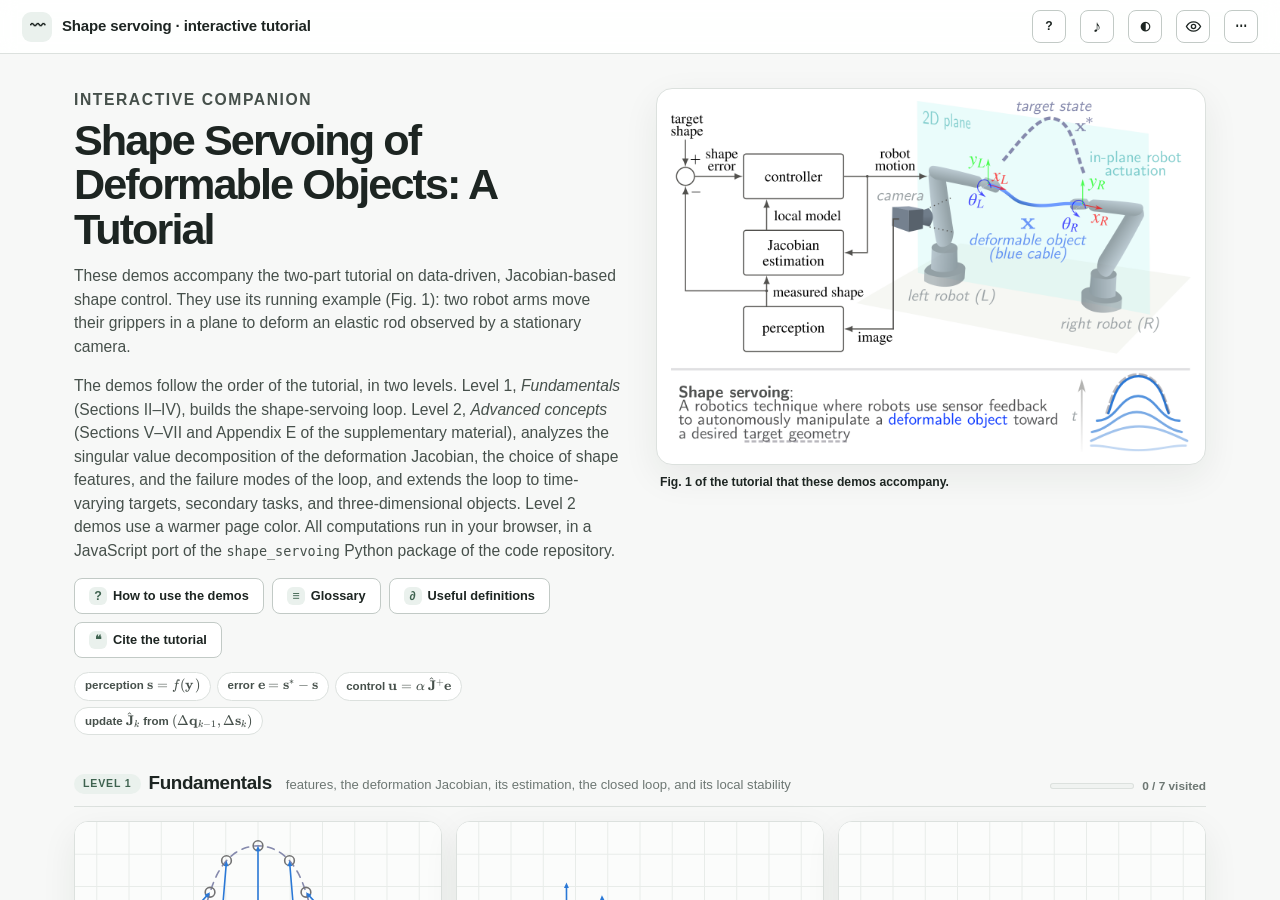
<file: docs/player.html>
<!DOCTYPE html>
<html lang="en">
<head>
    <meta charset="UTF-8">
    <meta name="viewport" content="width=device-width, initial-scale=1.0">
    <title>Shape Servoing Demos</title>
    <link rel="icon" type="image/svg+xml" href="[data-uri]" data-inline="img/icon.svg">
    <script>(function () {
    // Theme and palette before the first paint (js/lib/theme.js; carried in ?st= where storage is unavailable).
    var get = function (key) { try { return localStorage.getItem(key); } catch (e) { return null; } };
    var theme = get('shape-servoing-theme'), palette = get('shape-servoing-palette');
    try {
        var st = new URLSearchParams(location.search).get('st');
        if (st) {
            var carried = JSON.parse(atob(st.replace(/-/g, '+').replace(/_/g, '/')));
            theme = carried['shape-servoing-theme'] || theme;
            palette = carried['shape-servoing-palette'] || palette;
        }
    } catch (e) { /* malformed */ }
    document.documentElement.dataset.theme = theme === 'dark' || theme === 'light' ? theme
        : (matchMedia('(prefers-color-scheme: dark)').matches ? 'dark' : 'light');
    if (palette === 'cvd') document.documentElement.dataset.palette = 'cvd';
})();</script>
    <style data-inline="css/app.css">
/* ==========================================================================
   Shape servoing tutorial - interactive companion
   Visual language: entity colours of the paper
   figures (rod blue, tracked points yellow, target slate, grippers violet and
   orange, failures red).
   ========================================================================== */

:root {
    color-scheme: light;
    --bg: #f7f8f7;
    --surface: #ffffff;
    --surface-soft: #f0f3f1;
    --ink: #1d2522;
    --ink-soft: #46504b;
    --muted: #6d7773;
    --line: #dce1de;
    --line-strong: #c2cac6;
    --accent: #527563;
    --accent-strong: #3e624f;
    --accent-soft: #eaf1ed;
    --canvas: #fbfcfb;
    --grid: #e8ece9;
    --grid-strong: #d5dcd8;
    --robot: #9aa6a1;
    --robot-deep: #7b8983;
    --joint: #5d6a64;
    --shadow: 0 12px 36px rgba(28, 39, 34, 0.07);

    --rod: #2a78d6;
    --feature: #eda100;
    --feature-ring: #1d2522;
    --target: #868aad;
    --target-point: #727273;
    --grip-l: #4a3aa7;
    --grip-r: #eb6834;
    --red: #e34948;
    --aqua: #1baf7a;
    --green: #2e8540;
    --rep-points: #2a78d6;
    --rep-edges: #eb6834;
    --rep-angles: #1baf7a;
    --div-neg: #e34948;
    --div-pos: #2a78d6;
    --div-mid: #f0efec;

    --font: "Aptos", "Segoe UI Variable", "Segoe UI", "Inter", "Helvetica Neue", Arial, sans-serif;
    --mono: "Cascadia Code", ui-monospace, SFMono-Regular, Menlo, Consolas, monospace;
    font-family: var(--font);
}

[data-theme="dark"] {
    color-scheme: dark;
    --bg: #111513;
    --surface: #171c19;
    --surface-soft: #202723;
    --ink: #eef1ef;
    --ink-soft: #c3cbc7;
    --muted: #929d97;
    --line: #303833;
    --line-strong: #48524c;
    --accent: #91b19f;
    --accent-strong: #b2cdbf;
    --accent-soft: #26372f;
    --canvas: #1c221f;
    --grid: #2a322d;
    --grid-strong: #3a443d;
    --robot: #6f7d77;
    --robot-deep: #586661;
    --joint: #aab6b0;
    --shadow: 0 16px 40px rgba(0, 0, 0, 0.24);

    --rod: #4b93ea;
    --feature: #f2b52a;
    --feature-ring: #111513;
    --target: #a7abcc;
    --target-point: #a3a3a6;
    --grip-l: #8d80ee;
    --grip-r: #f08a5a;
    --red: #ec6b6a;
    --aqua: #2bbd88;
    --green: #4caf63;
    --rep-points: #4b93ea;
    --rep-edges: #f08a5a;
    --rep-angles: #2bbd88;
    --div-neg: #ec6b6a;
    --div-pos: #4b93ea;
    --div-mid: #2b302d;
}

/* Level 2 (advanced concepts): a warm sand palette for the page, canvases,
   robot arms, and interface accents, so that level 2 demos are recognizable at
   a glance. Entity colours (rod, points, target, grippers) do not change.
   Applied to <html> on level 2 demo pages and to the level 2 menu section. */
[data-part="2"] {
    --bg: #f7f4ee;
    --surface: #fffdf9;
    --surface-soft: #f3eee4;
    --muted: #776f66;
    --line: #e4ddd0;
    --line-strong: #cdc3b1;
    --accent: #8d6b43;
    --accent-strong: #6f5232;
    --accent-soft: #f2eadc;
    --canvas: #fdfbf7;
    --grid: #efe9de;
    --grid-strong: #e0d7c7;
    --robot: #a9a297;
    --robot-deep: #8a8377;
    --joint: #6b645a;
    --div-mid: #f2efe9;
}
[data-theme="dark"][data-part="2"], [data-theme="dark"] [data-part="2"] {
    --bg: #15130f;
    --surface: #1c1915;
    --surface-soft: #27221b;
    --muted: #a09586;
    --line: #38312a;
    --line-strong: #51493e;
    --accent: #c9a97f;
    --accent-strong: #dcc29e;
    --accent-soft: #392f23;
    --canvas: #221e18;
    --grid: #302a22;
    --grid-strong: #423a30;
    --robot: #80786c;
    --robot-deep: #685f54;
    --joint: #b8ad9e;
    --div-mid: #2e2a24;
}

/* Optional colour-blind palette (⋯ menu), after the Okabe-Ito set: red becomes
   vermillion, green bluish green, and aqua sky blue, so that pairs such as
   failure/success, command/response, and edge vectors/turning angles stay
   distinct under common colour-vision deficiencies. The colour names used in
   the lessons (blue rod, yellow points, violet and orange grippers, red, green)
   still apply. The dark rule sets every property of the light one. */
[data-palette="cvd"] {
    --rod: #0072b2;
    --red: #d55e00;
    --aqua: #56b4e9;
    --green: #009e73;
    --rep-points: #0072b2;
    --rep-angles: #009e73;
    --div-neg: #d55e00;
    --div-pos: #0072b2;
}
[data-theme="dark"][data-palette="cvd"] {
    --rod: #4ba3e3;
    --red: #f07f3c;
    --aqua: #8ed0f2;
    --green: #1db38a;
    --rep-points: #4ba3e3;
    --rep-angles: #1db38a;
    --div-neg: #f07f3c;
    --div-pos: #4ba3e3;
}

*, *::before, *::after { box-sizing: border-box; }

html, body { margin: 0; }

body {
    min-height: 100vh;
    color: var(--ink);
    background: var(--bg);
    font-size: 15px;
    line-height: 1.5;
    text-rendering: optimizeLegibility;
}

button, input, select { font: inherit; color: inherit; }
:focus-visible { outline: 3px solid color-mix(in srgb, var(--accent) 55%, transparent); outline-offset: 2px; }
h1, h2, h3, h4, p { margin-top: 0; }
a { color: var(--accent-strong); }
code, .mono { font-family: var(--mono); font-size: 0.86em; }

/* ---------------------------------------------------------------- topbar */
.topbar {
    position: sticky;
    top: 0;
    z-index: 20;
    display: flex;
    gap: 14px;
    align-items: center;
    padding: 10px 22px;
    border-bottom: 1px solid var(--line);
    background: color-mix(in srgb, var(--surface) 88%, transparent);
    backdrop-filter: blur(8px);
}
.brand { display: flex; gap: 10px; align-items: center; color: var(--ink); font-weight: 720; text-decoration: none; letter-spacing: -0.01em; }
.brand-mark { display: grid; width: 30px; height: 30px; place-items: center; border-radius: 9px; background: var(--accent-soft); }
.topbar-title { min-width: 0; overflow: hidden; color: var(--muted); font-size: 0.82rem; white-space: nowrap; text-overflow: ellipsis; }
.topbar-title strong { color: var(--ink); font-weight: 680; }
.topbar-spacer { flex: 1; }
.topbar-nav { display: flex; gap: 6px; }

/* ---------------------------------------------------------------- buttons */
.button {
    display: inline-flex;
    gap: 6px;
    align-items: center;
    justify-content: center;
    min-height: 33px;
    padding: 6px 12px;
    border: 1px solid var(--line-strong);
    border-radius: 8px;
    color: var(--ink);
    background: var(--surface);
    font-size: 0.76rem;
    font-weight: 700;
    text-decoration: none;
    cursor: pointer;
    white-space: nowrap;
}
.button:hover:not(:disabled) { border-color: var(--accent); background: var(--accent-soft); }
.button:disabled { color: var(--muted); cursor: not-allowed; opacity: 0.55; }
.button.primary { color: #ffffff; border-color: var(--accent-strong); background: var(--accent-strong); }
.button.primary:hover:not(:disabled) { color: #ffffff; background: var(--accent); }
[data-theme="dark"] .button.primary, [data-theme="dark"] .button.primary:hover:not(:disabled) { color: #152019; }
.button.ghost { border-color: transparent; background: transparent; }
.button.small { min-height: 28px; padding: 4px 9px; font-size: 0.7rem; }
.button[aria-pressed="true"] { border-color: var(--accent); background: var(--accent-soft); }
.icon-button { width: 34px; padding: 0; }

/* ---------------------------------------------------------------- menu */
.menu { width: min(100%, 1180px); margin: 0 auto; padding: 34px 24px 60px; }
.menu-intro-grid { display: grid; grid-template-columns: minmax(0, 1fr) minmax(0, 1fr); gap: 32px; align-items: start; margin-bottom: 34px; }
.menu-hero { min-width: 0; }
.kicker { margin: 0 0 6px; color: var(--accent); font-size: 0.72rem; font-weight: 760; letter-spacing: 0.1em; text-transform: uppercase; }
.menu-hero h1 { margin-bottom: 12px; font-size: clamp(1.9rem, 3.8vw, 2.7rem); font-weight: 680; letter-spacing: -0.045em; line-height: 1.04; }
.menu-hero p { color: var(--ink-soft); font-size: 0.98rem; }
/* How to use the demos, glossary, definitions, and citation, under the introduction. */
.hero-actions { display: flex; flex-wrap: wrap; gap: 8px; margin: 4px 0 2px; }
.hero-actions .button { min-height: 36px; padding: 7px 14px; font-size: 0.8rem; }
.hero-action-icon { display: inline-grid; width: 18px; height: 18px; place-items: center; border-radius: 6px; color: var(--accent-strong); background: var(--accent-soft); font-size: 0.78rem; font-weight: 800; }
.paper-figure { min-width: 0; margin: 0; }
.paper-figure-panel { padding: 12px 14px; border: 1px solid var(--line); border-radius: 16px; background: #ffffff; box-shadow: var(--shadow); }
.paper-figure img { display: block; width: 100%; max-width: 900px; height: auto; margin: 0 auto; }
.paper-figure figcaption { margin: 9px 4px 0; color: var(--ink-soft); font-size: 0.76rem; line-height: 1.45; }
.paper-figure figcaption b { color: var(--ink); }
.loop-strip { display: flex; gap: 6px; flex-wrap: wrap; margin-top: 14px; }
.loop-chip { padding: 4px 10px; border: 1px solid var(--line); border-radius: 999px; color: var(--ink-soft); background: var(--surface); font-size: 0.72rem; font-weight: 650; }
.loop-chip b { color: var(--accent-strong); }

.part { margin-top: 30px; }
.part[data-part="2"] { margin-top: 40px; padding: 20px 20px 24px; border: 1px solid var(--line); border-radius: 18px; color: var(--ink); background: var(--bg); }
.part-tag { display: inline-block; margin-right: 8px; padding: 2px 9px; border-radius: 999px; color: var(--accent-strong); background: var(--accent-soft); font-size: 0.66rem; font-weight: 800; letter-spacing: 0.08em; text-transform: uppercase; vertical-align: 2px; }
.topbar .part-tag { margin-right: 6px; }
.part-heading { display: flex; gap: 14px; align-items: baseline; margin-bottom: 14px; padding-bottom: 8px; border-bottom: 1px solid var(--line); }
.part-heading h2 { margin: 0; font-size: 1.18rem; letter-spacing: -0.02em; }
.part-heading p { margin: 0; color: var(--muted); font-size: 0.82rem; }
.card-grid { display: grid; grid-template-columns: repeat(auto-fill, minmax(330px, 1fr)); gap: 14px; }

.demo-card {
    position: relative;
    display: grid;
    grid-template-rows: auto 1fr;
    overflow: hidden;
    border: 1px solid var(--line);
    border-radius: 14px;
    color: inherit;
    background: var(--surface);
    box-shadow: var(--shadow);
    text-decoration: none;
    transition: transform 160ms ease, border-color 160ms ease, box-shadow 160ms ease;
}
.demo-card:hover { border-color: var(--accent); transform: translateY(-2px); }
.demo-card canvas { display: block; width: 100%; aspect-ratio: 2.3 / 1; background: var(--canvas); border-bottom: 1px solid var(--line); }
.demo-card-body { display: grid; gap: 6px; padding: 14px 16px 16px; }
.demo-card-top { display: flex; gap: 10px; align-items: baseline; }
.demo-index { color: var(--accent); font-family: var(--mono); font-size: 0.78rem; font-weight: 700; }
.demo-card h3 { margin: 0; font-size: 1.0rem; letter-spacing: -0.015em; }
.demo-card p { margin: 0; color: var(--muted); font-size: 0.8rem; }
.concepts { display: flex; gap: 5px; flex-wrap: wrap; margin-top: 4px; }
.concept { padding: 2px 8px; border-radius: 999px; color: var(--accent-strong); background: var(--accent-soft); font-size: 0.66rem; font-weight: 700; }
.visited-badge { position: absolute; top: 10px; right: 10px; padding: 2px 8px; border-radius: 999px; color: var(--accent-strong); background: var(--surface); font-size: 0.64rem; font-weight: 760; box-shadow: inset 0 0 0 1px var(--line); }
.menu-footer { margin-top: 40px; color: var(--muted); font-size: 0.78rem; }

/* ---------------------------------------------------------------- demo page */
.demo-layout { display: grid; grid-template-columns: 380px minmax(0, 1fr); min-height: calc(100vh - 55px); }
.lesson {
    position: sticky;
    top: 55px;
    height: calc(100vh - 55px);
    overflow-y: auto;
    padding: 24px 24px 40px;
    border-right: 1px solid var(--line);
    background: var(--surface);
}
.lesson h1 { margin-bottom: 8px; font-size: 1.55rem; font-weight: 690; letter-spacing: -0.035em; line-height: 1.1; }
.lesson-intro { color: var(--ink-soft); font-size: 0.9rem; }
.lesson-block { margin-top: 20px; }
.lesson-block p, .lesson-block li { color: var(--ink-soft); font-size: 0.86rem; }
.lesson-kicker { margin-bottom: 8px !important; color: var(--accent-strong) !important; font-size: 0.66rem !important; font-weight: 820; letter-spacing: 0.09em; text-transform: uppercase; }
.lesson .tex-block { margin: 10px 0 12px; padding: 10px 12px; overflow-x: auto; border-left: 3px solid var(--accent); border-radius: 0 8px 8px 0; background: var(--surface-soft); }
.lesson .tex-block .katex-display { margin: 0; }
.missions { margin: 0; padding-left: 0; list-style: none; counter-reset: mission; }
.missions li { position: relative; margin-bottom: 9px; padding-left: 30px; }
.missions li::before {
    counter-increment: mission;
    content: counter(mission);
    position: absolute;
    top: 1px;
    left: 0;
    display: grid;
    width: 20px;
    height: 20px;
    place-items: center;
    border-radius: 50%;
    color: var(--accent-strong);
    background: var(--accent-soft);
    font-size: 0.68rem;
    font-weight: 800;
}
.takeaway { padding: 14px 16px; border-radius: 12px; background: var(--accent-soft); }
.takeaway p { margin: 0; color: var(--ink) !important; }
.lesson details { margin-top: 18px; border-top: 1px solid var(--line); }
.lesson summary { padding: 10px 0; color: var(--ink); font-size: 0.84rem; font-weight: 720; cursor: pointer; }
.lesson-nav { display: flex; gap: 8px; justify-content: space-between; margin-top: 26px; }

.workspace { min-width: 0; padding: 20px 22px 40px; }
.stage { display: grid; grid-template-columns: minmax(0, 1fr) 300px; gap: 16px; align-items: start; }
.stage.wide-rail { grid-template-columns: minmax(0, 1fr) 360px; }
.stage.no-rail { grid-template-columns: minmax(0, 1fr); }

.card { min-width: 0; padding: 14px; border: 1px solid var(--line); border-radius: 14px; background: var(--surface); box-shadow: var(--shadow); }
.card + .card { margin-top: 12px; }
.card-heading { display: flex; gap: 10px; align-items: baseline; justify-content: space-between; margin-bottom: 8px; }
.card-heading h3 { margin: 0; font-size: 0.84rem; font-weight: 730; }
.card-note { color: var(--muted); font-size: 0.7rem; font-variant-numeric: tabular-nums; }
.rail { display: grid; gap: 12px; }
.rail .card + .card { margin-top: 0; }

.scene-canvas { display: block; width: 100%; height: clamp(230px, 32vh, 310px); border: 1px solid var(--line); border-radius: 10px; background: var(--canvas); touch-action: none; }
.scene-canvas.tall { height: clamp(250px, 36vh, 340px); }
.scene-canvas.compact { height: clamp(210px, 27vh, 255px); }
.scene-canvas.spatial-canvas { height: clamp(245px, 30vh, 300px); cursor: grab; }
.spatial-view-grid { display: grid; grid-template-columns: repeat(3, minmax(0, 1fr)); gap: 8px; margin-top: 8px; }
.spatial-mini-view { position: relative; min-width: 0; }
.spatial-mini-canvas { display: block; width: 100%; height: 82px; border: 1px solid var(--line); border-radius: 8px; background: var(--canvas); }
.spatial-mini-view > span { position: absolute; right: 7px; bottom: 5px; padding: 1px 4px; border-radius: 4px; color: var(--muted); background: color-mix(in srgb, var(--canvas) 82%, transparent); font-size: 0.61rem; font-weight: 650; letter-spacing: 0.02em; }
.subspace-canvas { display: block; width: 100%; height: 250px; border: 1px solid var(--line); border-radius: 9px; background: var(--canvas); }
.interaction-guide { margin: -1px 0 9px; padding: 7px 9px; border-left: 3px solid var(--accent); border-radius: 0 7px 7px 0; color: var(--ink-soft); background: var(--accent-soft); font-size: 0.71rem; line-height: 1.4; }
.legend { display: flex; gap: 14px; flex-wrap: wrap; align-items: center; padding: 8px 2px 0; color: var(--muted); font-size: 0.7rem; }
.legend-item { display: inline-flex; gap: 6px; align-items: center; }
.swatch { width: 18px; height: 0; border-top: 3px solid currentColor; border-radius: 2px; }
.swatch.dashed { border-top-style: dashed; }
.swatch.dot { width: 9px; height: 9px; border: 0; border-radius: 50%; background: currentColor; }
.swatch.ring { width: 10px; height: 10px; border: 1.6px solid currentColor; border-radius: 50%; }
.toolbar { display: flex; gap: 7px; flex-wrap: wrap; align-items: center; padding-top: 10px; }
.toolbar-divider { width: 1px; height: 22px; margin: 0 3px; background: var(--line); }
.hint { color: var(--muted); font-size: 0.72rem; }

.plots { display: grid; grid-template-columns: repeat(auto-fit, minmax(300px, 1fr)); gap: 12px; margin-top: 16px; }
.plot-canvas { display: block; width: 100%; height: 190px; }
.plot-canvas.short { height: 150px; }
.plot-canvas.tall { height: 240px; }
.series-legend { display: flex; gap: 10px; flex-wrap: wrap; padding-top: 6px; color: var(--muted); font-size: 0.68rem; }
.series-legend > span { display: inline-flex; gap: 5px; align-items: center; }
.series-legend > span > i { width: 14px; height: 0; border-top: 2.5px solid currentColor; }
.series-legend > span > i.dotted { border-top-style: dotted; }
.series-legend > span > i.dashed { border-top-style: dashed; }

/* ---------------------------------------------------------------- controls */
.control { display: grid; gap: 4px; margin-bottom: 10px; }
.control-head { display: flex; gap: 8px; align-items: baseline; justify-content: space-between; font-size: 0.76rem; }
.control-head label { color: var(--ink-soft); font-weight: 650; }
.control-head output { color: var(--ink); font-family: var(--mono); font-size: 0.72rem; font-variant-numeric: tabular-nums; }
.control-help { margin: -1px 0 2px; color: var(--muted); font-size: 0.67rem; font-weight: 450; line-height: 1.35; }
input[type="range"] { width: 100%; accent-color: var(--accent-strong); }
.segmented { display: inline-flex; gap: 2px; padding: 2px; border: 1px solid var(--line); border-radius: 10px; background: var(--surface-soft); }
.segmented button { min-height: 28px; padding: 3px 10px; border: 0; border-radius: 8px; color: var(--muted); background: transparent; font-size: 0.72rem; font-weight: 720; cursor: pointer; }
.segmented button[aria-pressed="true"] { color: var(--ink); background: var(--surface); box-shadow: inset 0 0 0 1px var(--line); }
.switch { display: flex; gap: 8px; align-items: center; margin-bottom: 8px; color: var(--ink-soft); font-size: 0.76rem; font-weight: 650; cursor: pointer; }
.switch input { width: 30px; height: 17px; accent-color: var(--accent-strong); }

.readouts { display: grid; grid-template-columns: repeat(auto-fit, minmax(84px, 1fr)); gap: 10px 14px; }
.readout > span { display: block; color: var(--muted); font-size: 0.66rem; }
.readout > strong { display: block; margin-top: 2px; color: var(--ink); font-size: 1.02rem; font-weight: 760; font-variant-numeric: tabular-nums; }
.readout > strong.good { color: var(--green); }
.readout > strong.bad { color: var(--red); }

.status { display: flex; gap: 8px; align-items: center; margin-top: 10px; color: var(--muted); font-size: 0.74rem; }
.status-dot { width: 8px; height: 8px; border-radius: 50%; background: var(--line-strong); }
.status-dot.live { background: var(--accent); box-shadow: 0 0 0 4px var(--accent-soft); }
.status-dot.warn { background: var(--red); }

.matrix-canvas { display: block; width: 100%; height: 220px; }
.bars-canvas { display: block; width: 100%; height: 120px; }

/* algorithm box (Algorithm 1) */
.algorithm { margin: 0; padding: 10px 0; border-top: 2px solid var(--ink-soft); border-bottom: 2px solid var(--ink-soft); font-size: 0.84rem; }
.algorithm-caption { padding: 0 8px 6px; border-bottom: 1px solid var(--line); font-size: 0.8rem; }
.algorithm-line { display: grid; grid-template-columns: 24px minmax(0, 1fr); gap: 4px; padding: 3px 8px; border-radius: 6px; transition: background 180ms ease; }
.algorithm-line .num { color: var(--muted); font-family: var(--mono); font-size: 0.7rem; padding-top: 2px; }
.algorithm-line .comment { color: var(--muted); font-size: 0.74rem; }
.algorithm-line.active { background: var(--accent-soft); box-shadow: inset 3px 0 0 var(--accent-strong); }
.algorithm .indent-1 { padding-left: 16px; }

table.lesson-table { width: 100%; border-collapse: collapse; font-size: 0.74rem; }
table.lesson-table th, table.lesson-table td { padding: 5px 6px; border-bottom: 1px solid var(--line); text-align: left; vertical-align: top; color: var(--ink-soft); }
table.lesson-table th { color: var(--ink); font-weight: 720; }
table.lesson-table tr.active td { background: var(--accent-soft); color: var(--ink); }

.toast { position: fixed; right: 18px; bottom: 18px; z-index: 50; max-width: 420px; padding: 10px 14px; border-radius: 10px; color: #fff; background: #8b2b2b; font-size: 0.8rem; box-shadow: var(--shadow); }
.tabs { display: flex; gap: 4px; margin-bottom: 14px; border-bottom: 1px solid var(--line); }
.tabs button { padding: 8px 14px; border: 0; border-bottom: 2px solid transparent; color: var(--muted); background: transparent; font-size: 0.8rem; font-weight: 720; cursor: pointer; }
.tabs button[aria-selected="true"] { color: var(--ink); border-bottom-color: var(--accent-strong); }

.mini-grid { display: grid; grid-template-columns: repeat(3, minmax(0, 1fr)); gap: 10px; }
.mini-grid canvas { display: block; width: 100%; aspect-ratio: 1.9 / 1; border: 1px solid var(--line); border-radius: 10px; background: var(--canvas); }
.mini-caption { margin-top: 4px; color: var(--muted); font-size: 0.7rem; text-align: center; }

@media (max-width: 1180px) {
    .demo-layout { grid-template-columns: minmax(0, 1fr); }
    .lesson { position: static; height: auto; border-right: 0; border-bottom: 1px solid var(--line); }
}
@media (max-width: 860px) {
    .menu-intro-grid { grid-template-columns: minmax(0, 1fr); gap: 22px; }
    .stage, .stage.wide-rail { grid-template-columns: minmax(0, 1fr); }
    .topbar-title { display: none; }
    .scene-canvas, .scene-canvas.tall { height: clamp(220px, 48vw, 300px); }
    .scene-canvas.compact { height: clamp(200px, 42vw, 260px); }
    .scene-canvas.spatial-canvas { height: clamp(230px, 52vw, 300px); }
    .spatial-mini-canvas { height: 68px; }
    .subspace-canvas { height: 220px; }
}
.schematic-note { margin: 8px 2px 0; color: var(--ink-soft); font-size: 0.76rem; line-height: 1.45; }
.schematic-note b { color: var(--ink); }

/* ---------------------------------------------------------------- music, progress, medals */
.music-button { font-size: 1.05rem; }
.music-button.music-on { color: var(--accent-strong); border-color: var(--accent); background: var(--accent-soft); }
.music-button.music-on::after { content: ""; width: 6px; height: 6px; margin-left: -2px; border-radius: 50%; background: var(--accent); }
.music-next { min-width: 0; width: 18px; min-height: 28px; margin-left: -11px; padding: 0 0 4px; border-color: transparent; color: var(--muted); background: transparent; font-size: 1.25rem; font-weight: 600; line-height: 1; }
.music-next:hover:not(:disabled) { color: var(--accent-strong); border-color: transparent; background: transparent; }
.music-next[hidden] { display: none; }
.link-button { padding: 0; border: 0; color: var(--accent-strong); background: none; font: inherit; text-decoration: underline; cursor: pointer; }

.part-heading { flex-wrap: wrap; }
.part-heading-spacer { flex: 1; }
.part-progress { display: inline-flex; gap: 8px; align-items: center; color: var(--muted); font-size: 0.74rem; font-weight: 650; }
.part-progress.earned { color: var(--accent-strong); font-weight: 760; }
.progress-track { position: relative; width: 84px; height: 6px; overflow: hidden; border-radius: 999px; background: var(--surface-soft); box-shadow: inset 0 0 0 1px var(--line); }
.progress-fill { position: absolute; inset: 0 auto 0 0; border-radius: 999px; background: var(--accent); }
.medal-mini { display: inline-flex; margin: -12px 0 -8px; }
.medal-mini svg { width: auto; height: 44px; }

.confetti-canvas { position: fixed; inset: 0; z-index: 70; width: 100%; height: 100%; pointer-events: none; }
.medal-overlay {
    position: fixed; inset: 0; z-index: 60; display: grid; place-items: center; padding: 20px;
    background: color-mix(in srgb, #0d1210 46%, transparent); backdrop-filter: blur(3px);
    animation: overlay-in 260ms ease both;
}
.medal-overlay.closing { animation: overlay-out 220ms ease both; }
.medal-card {
    width: min(100%, 420px); padding: 18px 26px 22px; border: 1px solid var(--line); border-radius: 20px;
    color: var(--ink); background: var(--surface); box-shadow: 0 24px 60px rgba(0, 0, 0, 0.3); text-align: center;
}
.medal-card h2 { margin: 2px 0 8px; font-size: 1.55rem; letter-spacing: -0.03em; }
.medal-card .kicker { margin-top: 4px; }
.medal-text { margin: 0 0 8px; color: var(--ink-soft); font-size: 0.86rem; line-height: 1.5; }
.medal-final { color: var(--accent-strong); font-weight: 700; }
.medal-actions { display: flex; gap: 8px; justify-content: center; margin-top: 14px; }
.medal-stage { display: grid; place-items: center; height: 240px; }
.medal-stage svg { height: 230px; width: auto; transform-origin: 50% 0%; animation: medal-pop 900ms cubic-bezier(0.2, 1.4, 0.35, 1) 120ms both, medal-swing 2.6s ease-in-out 1.05s 2; }
@keyframes overlay-in { from { opacity: 0; } to { opacity: 1; } }
@keyframes overlay-out { from { opacity: 1; } to { opacity: 0; } }
@keyframes medal-pop { 0% { opacity: 0; transform: translateY(-40px) scale(0.3) rotate(-14deg); } 100% { opacity: 1; transform: none; } }
@keyframes medal-swing { 0%, 100% { transform: rotate(0deg); } 30% { transform: rotate(5deg); } 70% { transform: rotate(-4deg); } }
@media (prefers-reduced-motion: reduce) {
    .medal-overlay, .medal-overlay.closing, .medal-stage svg { animation: none; }
}

/* ---------------------------------------------------------------- user guide */
.guide { width: min(100%, 1120px); margin: 0 auto; padding: 30px 24px 60px; }
.guide-hero { max-width: 760px; margin-bottom: 26px; }
.guide-hero h1 { margin-bottom: 10px; font-size: clamp(1.8rem, 3.4vw, 2.4rem); font-weight: 680; letter-spacing: -0.04em; line-height: 1.05; }
.guide-hero p { color: var(--ink-soft); font-size: 0.96rem; }
.guide-section { margin-top: 30px; }
.guide-section h2 { margin-bottom: 12px; padding-bottom: 8px; border-bottom: 1px solid var(--line); font-size: 1.15rem; letter-spacing: -0.02em; }
.guide-list { margin: 0; padding-left: 18px; color: var(--ink-soft); font-size: 0.88rem; }
.guide-list li { margin-bottom: 6px; }
.guide-list b, .guide-legend b, .guide-card b { color: var(--ink); }
.key { display: inline-grid; min-width: 22px; height: 20px; padding: 0 5px; place-items: center; border: 1px solid var(--line-strong); border-radius: 6px; color: var(--ink); background: var(--surface); font-size: 0.78rem; font-weight: 700; }
.guide-layout { display: grid; grid-template-columns: minmax(0, 1.55fr) minmax(260px, 1fr); gap: 22px; align-items: start; }
.guide-legend { margin: 0; padding-left: 0; list-style: none; counter-reset: legend; color: var(--ink-soft); font-size: 0.84rem; }
.guide-legend li { position: relative; margin-bottom: 9px; padding-left: 30px; }
.guide-legend li::before { counter-increment: legend; content: counter(legend); position: absolute; top: 1px; left: 0; display: grid; width: 20px; height: 20px; place-items: center; border-radius: 50%; color: #fff; background: var(--accent-strong); font-size: 0.68rem; font-weight: 800; }
.guide-grid { display: grid; grid-template-columns: repeat(auto-fill, minmax(250px, 1fr)); gap: 10px; }
.guide-card { display: flex; gap: 12px; align-items: flex-start; padding: 12px 14px; border: 1px solid var(--line); border-radius: 12px; background: var(--surface); }
.guide-card p { margin: 3px 0 0; color: var(--ink-soft); font-size: 0.8rem; line-height: 1.4; }
.guide-icon { display: grid; flex: none; width: 32px; height: 32px; place-items: center; border-radius: 9px; color: var(--accent-strong); background: var(--accent-soft); font-size: 1.05rem; }
.guide-note { margin-top: 12px; color: var(--muted); font-size: 0.8rem; }

/* the frozen demo-page sketch */
.mock { position: relative; overflow: hidden; border: 1px solid var(--line-strong); border-radius: 14px; background: var(--bg); box-shadow: var(--shadow); font-size: 9px; line-height: 1.3; pointer-events: none; user-select: none; }
.mock-top { position: relative; display: flex; gap: 5px; align-items: center; padding: 6px 8px; border-bottom: 1px solid var(--line); background: var(--surface); }
.mock-spacer { flex: 1; }
.mock-crumb { color: var(--muted); white-space: nowrap; }
.mock-crumb b { color: var(--ink); }
.mock-tag { padding: 1px 6px; border-radius: 999px; color: var(--accent-strong); background: var(--accent-soft); font-size: 7.5px; font-weight: 800; letter-spacing: 0.06em; }
.mock-pill { padding: 2px 6px; border: 1px solid var(--line-strong); border-radius: 5px; color: var(--ink); background: var(--surface); font-weight: 700; white-space: nowrap; }
.mock-pill.sq { width: 18px; padding: 2px 0; text-align: center; }
.mock-pill.ghost { border-color: transparent; background: transparent; }
.mock-pill.primary { color: #fff; border-color: var(--accent-strong); background: var(--accent-strong); }
.mock-body { display: grid; grid-template-columns: 30% minmax(0, 1fr); min-height: 330px; }
.mock-lesson { position: relative; display: flex; flex-direction: column; gap: 5px; padding: 10px; border-right: 1px solid var(--line); background: var(--surface); }
.mock-kicker { margin-top: 3px; color: var(--accent); font-size: 7px; font-weight: 800; letter-spacing: 0.08em; }
.mock-title { color: var(--ink); font-size: 13px; font-weight: 700; letter-spacing: -0.02em; }
.mock-line { display: block; height: 5px; border-radius: 3px; background: var(--line); }
.w60 { width: 60%; }
.w70 { width: 70%; }
.w75 { width: 75%; }
.w80 { width: 80%; }
.w85 { width: 85%; }
.w90 { width: 90%; }
.mock-eq { padding: 5px 7px; border-left: 2px solid var(--accent); border-radius: 0 5px 5px 0; color: var(--ink); background: var(--surface-soft); font-family: Georgia, serif; font-size: 10px; text-align: center; }
.mock-step { display: flex; gap: 5px; align-items: center; }
.mock-step i { display: grid; flex: none; width: 11px; height: 11px; place-items: center; border-radius: 50%; color: var(--accent-strong); background: var(--accent-soft); font-size: 6.5px; font-style: normal; font-weight: 800; }
.mock-step .mock-line { flex: 1; }
.mock-takeaway { display: flex; flex-direction: column; gap: 4px; margin-top: 4px; padding: 7px; border-radius: 7px; background: var(--accent-soft); }
.mock-work { display: flex; flex-direction: column; gap: 8px; padding: 9px; }
.mock-stage { display: grid; grid-template-columns: minmax(0, 1fr) 34%; gap: 8px; }
.mock-card { position: relative; display: flex; flex-direction: column; gap: 4px; padding: 7px; border: 1px solid var(--line); border-radius: 9px; background: var(--surface); }
.mock-card-title { color: var(--ink); font-size: 8.5px; font-weight: 750; }
.mock-hint { padding: 3px 5px; border-left: 2px solid var(--accent); color: var(--ink-soft); background: var(--accent-soft); font-size: 7px; }
.mock-canvas { width: 100%; height: auto; border: 1px solid var(--line); border-radius: 6px; background: var(--canvas); }
.mock-grid path { fill: none; stroke: var(--grid); stroke-width: 1; }
.mock-target { fill: none; stroke: var(--target); stroke-width: 1.6; stroke-dasharray: 5 4; }
.mock-rings circle { fill: none; stroke: var(--target-point); stroke-width: 1.2; }
.mock-arm { fill: none; stroke: var(--robot); stroke-width: 4; stroke-linecap: round; stroke-linejoin: round; }
.mock-rod { fill: none; stroke: var(--rod); stroke-width: 3; stroke-linecap: round; }
.mock-points circle { fill: var(--feature); stroke: var(--feature-ring); stroke-width: 0.8; }
.mock-grip-l { fill: var(--grip-l); }
.mock-grip-r { fill: var(--grip-r); }
.mock-handle { fill: none; stroke: var(--accent); stroke-width: 1.4; }
.mock-legend { display: flex; gap: 8px; align-items: center; color: var(--muted); font-size: 7px; }
.mock-legend i { display: inline-block; width: 10px; height: 2px; margin-right: -4px; }
.mock-legend .c-rod { background: var(--rod); }
.mock-legend .c-pt { width: 6px; height: 6px; border-radius: 50%; background: var(--feature); }
.mock-legend .c-tg { height: 0; border-top: 2px dashed var(--target); }
.mock-toolbar { display: flex; flex-wrap: wrap; gap: 4px; align-items: center; }
.mock-seg { display: inline-flex; gap: 1px; padding: 1px; border: 1px solid var(--line); border-radius: 5px; background: var(--surface-soft); }
.mock-seg b, .mock-seg span { padding: 1px 5px; border-radius: 4px; color: var(--muted); }
.mock-seg b { color: var(--ink); background: var(--surface); }
.mock-rail { gap: 7px; }
.mock-slider { display: grid; grid-template-columns: 1fr auto; gap: 2px 4px; color: var(--ink-soft); font-size: 7.5px; }
.mock-slider b { color: var(--ink); font-family: var(--mono); font-weight: 600; }
.mock-slider i { position: relative; grid-column: 1 / -1; height: 4px; border-radius: 999px; background: var(--line); }
.mock-slider em { position: absolute; inset: 0 auto 0 0; border-radius: 999px; background: var(--accent-strong); }
.mock-slider em::after { content: ""; position: absolute; top: -3px; right: -5px; width: 10px; height: 10px; border-radius: 50%; background: var(--accent-strong); }
.mock-switch { display: flex; gap: 5px; align-items: center; color: var(--ink-soft); font-size: 7.5px; font-weight: 650; }
.mock-switch i { width: 10px; height: 10px; border-radius: 3px; background: var(--accent-strong); }
.mock-readouts { display: grid; grid-template-columns: 1fr 1fr; gap: 4px; color: var(--muted); font-size: 7px; }
.mock-readouts b { display: block; color: var(--ink); font-size: 11px; }
.mock-plots { position: relative; display: grid; grid-template-columns: 1fr 1fr; gap: 8px; }
.mock-plots svg { width: 100%; height: auto; }
.mock-axis { fill: none; stroke: var(--line-strong); stroke-width: 1; }
.mock-curve { fill: none; stroke: var(--rod); stroke-width: 1.8; }
.mock-curve.faded { stroke: color-mix(in srgb, var(--rod) 40%, var(--canvas)); }
.mock-curve.alt { stroke: var(--accent-strong); }
.mock-badge { position: absolute; z-index: 2; display: grid; width: 18px; height: 18px; place-items: center; border-radius: 50%; color: #fff; background: var(--accent-strong); box-shadow: 0 0 0 3px color-mix(in srgb, var(--accent-strong) 25%, transparent); font-size: 9.5px; font-weight: 800; }
@media (max-width: 900px) {
    .guide-layout { grid-template-columns: minmax(0, 1fr); }
}
.mock-badge.inline { position: static; margin-left: 2px; }
[data-theme="dark"] .mock-badge, [data-theme="dark"] .guide-legend li::before, [data-theme="dark"] .mock-pill.primary { color: #152019; }

/* ---------------------------------------------------------------- ⋯ menu, citation, recording */
.tools { position: relative; display: inline-flex; }
.tools-menu {
    position: absolute; top: calc(100% + 6px); right: 0; z-index: 40; display: grid; min-width: 232px; padding: 6px;
    border: 1px solid var(--line); border-radius: 12px; background: var(--surface); box-shadow: var(--shadow);
}
.tools-menu[hidden] { display: none; }
.tools-menu button {
    display: flex; gap: 10px; align-items: center; width: 100%; padding: 7px 10px; border: 0; border-radius: 8px;
    color: var(--ink); background: none; font-size: 0.8rem; font-weight: 600; text-align: left; cursor: pointer;
}
.tools-menu button:hover:not(:disabled), .tools-menu button:focus-visible { outline: none; background: var(--accent-soft); }
.tools-menu button:disabled { color: var(--muted); cursor: not-allowed; opacity: 0.6; }
.tools-icon { width: 18px; color: var(--muted); text-align: center; }
.tools-menu [aria-checked]::after { content: ""; width: 14px; margin-left: auto; color: var(--accent-strong); font-weight: 800; }
.tools-menu [aria-checked="true"]::after { content: "✓"; }
.tools-menu hr { width: 100%; margin: 5px 0; border: 0; border-top: 1px solid var(--line); }

.cite-dialog {
    width: min(100% - 32px, 640px); max-height: calc(100vh - 40px); padding: 18px 22px 20px; overflow-y: auto;
    border: 1px solid var(--line); border-radius: 18px; color: var(--ink); background: var(--surface); box-shadow: 0 24px 60px rgba(0, 0, 0, 0.3);
}
.cite-dialog::backdrop { background: color-mix(in srgb, #0d1210 46%, transparent); backdrop-filter: blur(3px); }
.cite-dialog h2 { margin: 0 0 4px; font-size: 1.2rem; letter-spacing: -0.02em; }
.cite-note { margin-bottom: 4px; color: var(--muted); font-size: 0.76rem; }
.cite-block { margin-top: 12px; }
.cite-block-head { display: flex; align-items: center; justify-content: space-between; margin-bottom: 5px; color: var(--ink-soft); font-size: 0.74rem; font-weight: 720; }
.cite-block pre {
    margin: 0; padding: 9px 11px; border: 1px solid var(--line); border-radius: 9px; background: var(--surface-soft);
    font-family: var(--mono); font-size: 0.72rem; line-height: 1.45; white-space: pre-wrap; overflow-wrap: anywhere;
}
.cite-actions { display: flex; justify-content: flex-end; margin-top: 16px; }

.rec-pill {
    position: fixed; right: 18px; bottom: 18px; z-index: 50; display: inline-flex; gap: 8px; align-items: center; padding: 7px 12px;
    border: 1px solid var(--line-strong); border-radius: 999px; color: var(--ink); background: var(--surface); box-shadow: var(--shadow);
    font-size: 0.76rem; font-weight: 720; font-variant-numeric: tabular-nums; cursor: pointer;
}
.rec-dot { width: 9px; height: 9px; border-radius: 50%; background: var(--red); animation: rec-blink 1.2s ease-in-out infinite; }
.rec-stop { padding-left: 8px; border-left: 1px solid var(--line); color: var(--accent-strong); }
@keyframes rec-blink { 50% { opacity: 0.25; } }
@media (prefers-reduced-motion: reduce) { .rec-dot { animation: none; } }

/* ---------------------------------------------------------------- teaching mode */
/* ⋯ > Teaching mode, or ?present in a demo address: the demo without its lesson
   column and page extras, with larger text and canvases, for lectures and
   screen sharing. The previous / next links keep the mode. */
html.teaching { font-size: 18px; }
.teaching .demo-layout { grid-template-columns: minmax(0, 1fr); }
.teaching .lesson, .teaching .topbar > a.ghost, .teaching .topbar > a[href="guide.html"],
.teaching #musicButton, .teaching .music-next { display: none; }
.teaching .workspace { width: min(100%, 1560px); margin: 0 auto; padding: 18px 28px 32px; }
.teaching .scene-canvas { height: clamp(300px, 50vh, 600px); }
.teaching .scene-canvas.tall { height: clamp(320px, 56vh, 660px); }
.teaching .scene-canvas.compact { height: clamp(260px, 40vh, 480px); }
.teaching .scene-canvas.spatial-canvas { height: clamp(300px, 48vh, 560px); }
.teaching .plot-canvas { height: 230px; }
.teaching .plot-canvas.short { height: 180px; }
.teaching .plot-canvas.tall { height: 290px; }
.teaching-exit { display: none; }
.teaching .teaching-exit { display: inline-flex; }

/* ---------------------------------------------------------------- glossary */
.glossary-jump { display: flex; flex-wrap: wrap; gap: 6px; margin-top: 14px; }
.glossary { display: grid; grid-template-columns: minmax(180px, 240px) minmax(0, 1fr); gap: 0 24px; margin: 0; }
.glossary dt, .glossary dd { padding: 10px 0; border-top: 1px solid var(--line); }
.glossary dt { color: var(--ink); font-size: 0.88rem; font-weight: 720; scroll-margin-top: 70px; }
.glossary dd { margin: 0; color: var(--ink-soft); font-size: 0.86rem; }
.glossary .see { display: block; margin-top: 3px; color: var(--muted); font-size: 0.76rem; }
.glossary .katex { font-size: 1.02em; }
@media (max-width: 700px) {
    .glossary { grid-template-columns: minmax(0, 1fr); }
    .glossary dd { padding-top: 0; border-top: 0; }
}

/* ---------------------------------------------------------------- useful definitions */
/* definitions.html: an index table, two figures, and the entries in the
   glossary's two-column layout. The inline SVG figures use the colour
   variables, so they follow the theme and the colour-blind palette. */
.def-index-wrap { overflow-x: auto; }
.def-index { width: 100%; border-collapse: collapse; font-size: 0.84rem; }
.def-index th, .def-index td { padding: 6px 12px 6px 0; border-bottom: 1px solid var(--line); text-align: left; vertical-align: top; }
.def-index th { color: var(--muted); font-size: 0.74rem; font-weight: 720; letter-spacing: 0.04em; text-transform: uppercase; }
.def-index td { color: var(--ink-soft); white-space: nowrap; }
.def-index td:first-child { white-space: normal; }
.def-note { margin-top: 8px; color: var(--muted); font-size: 0.78rem; }
.def-figures { display: grid; grid-template-columns: repeat(auto-fit, minmax(300px, 1fr)); gap: 22px; align-items: start; }
.def-figure { margin: 0; scroll-margin-top: 70px; }
.def-figure svg { display: block; width: 100%; height: auto; margin: 0 auto; color: var(--ink); fill: currentColor; }
.def-figure figcaption { margin-top: 8px; color: var(--ink-soft); font-size: 0.8rem; line-height: 1.45; }
.def-figure figcaption b { color: var(--ink); }

/* The TeX source stays hidden until KaTeX (at the end of the page) has typeset it. */
.tex:not([data-rendered]), .tex-block:not([data-rendered]) { visibility: hidden; }

/* Figure or video export on hosts that block downloads (js/lib/tools.js). */
.export-dialog { width: min(920px, calc(100vw - 32px)); }
.export-media { display: block; max-width: 100%; max-height: 64vh; margin: 8px auto 0; border: 1px solid var(--line); border-radius: 6px; background: var(--surface); }
</style>
    <style>
        html, body { height: 100%; overflow: hidden; }
        #app { position: fixed; inset: 0; width: 100%; height: 100%; border: 0; background: var(--bg); }
    </style>
</head>
<body>
    <!-- The demos load in this frame; the page around it keeps the music playing. -->
    <iframe id="app" title="Shape servoing interactive tutorial" allow="fullscreen"></iframe>
    <script data-inline="js/player.js">
/* docs/js/player.js and the modules it imports, bundled by tools/build_web.py (sources 9620e08dbb310c2f) */
(async () => {
var f="shape-servoing",u=()=>window.parent!==window,k=()=>window.origin==="null"&&location.protocol!=="file:";function g(e,t={}){u()&&window.parent.postMessage({[f]:e,...t},"*")}function L(e,t){window.addEventListener("message",n=>{n.source===window.parent&&n.data&&n.data[f]===e&&t(n.data)})}function h(e,t,n={}){e.contentWindow?.postMessage({[f]:t,...n},"*")}function s(e,t,n){window.addEventListener("message",o=>{o.source===e.contentWindow&&o.data&&o.data[f]===t&&n(o.data)})}var N="player.html",M=/^(index|guide|glossary|definitions)\.html(\?[\w=&%.-]*)?(#[\w-]*)?$|^demo\.html\?id=[\w-]+([\w=&%.-]*)?(#[\w-]*)?$/;function B(e){s(e,"page",({page:t,title:n})=>{if(!(typeof t!="string"||!M.test(t))){typeof n=="string"&&(document.title=n);try{history.replaceState(null,"",t.startsWith("index.html")?N:`${N}?p=${encodeURIComponent(t)}`)}catch{}}})}var c=[{src:"audio/meditation-impromptu-01.mp3",title:"Kevin MacLeod, Meditation Impromptu 01 (CC BY 4.0)"},{src:"audio/gymnopedie1.mp3",title:"Erik Satie, Gymnop\xE9die No. 1 (Robin Alciatore)"},{src:"audio/clean-soul.mp3",title:"Kevin MacLeod, Clean Soul (CC BY 4.0)"},{src:"audio/gnossienne1.mp3",title:"Erik Satie, Gnossienne No. 1 (La Pianista)"},{src:"audio/light-thought-1.mp3",title:"Kevin MacLeod, Light Thought var 1 (CC BY 4.0)"},{src:"audio/meditation-impromptu-02.mp3",title:"Kevin MacLeod, Meditation Impromptu 02 (CC BY 4.0)"},{src:"audio/gnossienne3.mp3",title:"Erik Satie, Gnossienne No. 3 (La Pianista)"}],U="shape-servoing-music-position",z=.3,V=(e,t)=>{try{sessionStorage.setItem(e,t)}catch{}},H=e=>{try{return sessionStorage.getItem(e)}catch{return null}};function K(){let e=new Audio;e.preload="auto";let t=new Set,n=!1,o=!1,i=null,a=Math.floor(Math.random()*c.length),m=0;try{let r=JSON.parse(H(U)||"null");r&&Number.isInteger(r.track)&&c[r.track]&&(a=r.track,m=r.time||0)}catch{}let d=/^(\d+)-(\d+(?:\.\d+)?)$/.exec(new URLSearchParams(location.search).get("music")||"");d&&c[Number(d[1])]&&(a=Number(d[1]),m=Number(d[2]));let C=()=>t.forEach(r=>{try{r()}catch{t.delete(r)}});function E(r=0){e.src=c[a].src,r>0&&e.addEventListener("loadedmetadata",()=>{try{e.currentTime=Math.min(r,Math.max(0,e.duration-2))}catch{}},{once:!0})}function S(){e.src&&V(U,JSON.stringify({track:a,time:e.currentTime||0}))}function w(r,q,T){clearInterval(i);let R=e.volume,$=Math.max(1,Math.round(q/50)),P=0;i=setInterval(()=>{P+=1,e.volume=Math.min(1,Math.max(0,R+(r-R)*P/$)),P>=$&&(clearInterval(i),T&&T())},50)}async function p(r){e.volume=0;try{await e.play(),o=!1,w(z,r)}catch{o=!0}C()}e.addEventListener("ended",()=>{a=(a+1)%c.length,E(0),n&&p(1500)}),window.addEventListener("pagehide",S),setInterval(()=>{e.paused||S()},2e3);let A={get on(){return n},get blocked(){return o},get playing(){return!e.paused},get title(){return c[a].title},get position(){return{track:a,time:e.currentTime||m}},toggle(){n=!n,n?(e.src||E(m),p(1500)):(S(),o=!1,w(0,500,()=>e.pause()),C())},gesture(){n&&o&&e.paused&&p(1500)},next(){if(!n)return;let r=()=>{a=(a+1)%c.length,E(0),p(800)};e.paused?r():w(0,300,r)},subscribe(r){return t.add(r),()=>t.delete(r)}};return d&&A.toggle(),A}function O(e,t){let n=()=>h(e,"music",{state:{on:t.on,blocked:t.blocked,playing:t.playing,title:t.title}});t.subscribe(n),s(e,"music-hello",n),s(e,"music-do",({action:o})=>{(o==="toggle"||o==="gesture"||o==="next")&&t[o]()})}var I="st",l=new Map;function Q(){try{return localStorage.setItem("shape-servoing-probe","1"),localStorage.removeItem("shape-servoing-probe"),!0}catch{return!1}}var b=Q();try{let e=new URLSearchParams(location.search).get(I);if(e){let t=atob(e.replace(/-/g,"+").replace(/_/g,"/"));for(let[n,o]of Object.entries(JSON.parse(decodeURIComponent(escape(t)))))if(typeof n=="string"&&typeof o=="string"&&(l.set(n,o),b))try{localStorage.setItem(n,o)}catch{}}}catch{}function y(e){if(b)try{return localStorage.getItem(e)}catch{return l.get(e)??null}return l.has(e)?l.get(e):null}function x(e,t){if(l.set(e,String(t)),b)try{localStorage.setItem(e,String(t))}catch{}}function X(){if(!l.size)return null;let e=unescape(encodeURIComponent(JSON.stringify(Object.fromEntries(l))));return btoa(e).replace(/\+/g,"-").replace(/\//g,"_").replace(/=+$/,"")}function Y(){if(b){location.reload();return}let e=new URL(location.href),t=X();t?e.searchParams.set(I,t):e.searchParams.delete(I),location.replace(e.href)}var _="shape-servoing-theme",v="shape-servoing-palette",Z=new Set,j=null;function G(e){e!=="dark"&&e!=="light"||document.documentElement.dataset.theme===e||(document.documentElement.dataset.theme=e,x(_,e),j=null,Z.forEach(t=>t()))}function D(){let e=y(_),t=y(v),n=window.matchMedia("(prefers-color-scheme: dark)").matches?"dark":"light";document.documentElement.dataset.theme=e==="dark"||e==="light"?e:n,t==="cvd"&&(document.documentElement.dataset.palette="cvd"),j=null,u()&&(L("theme",({theme:o,palette:i})=>{G(o),i==="cvd"!==ee()&&(i==="cvd"||i==="default")&&(x(v,i),Y())}),g("theme-hello"))}function F(e){s(e,"theme",({theme:t,palette:n})=>{G(t),(n==="cvd"||n==="default")&&x(v,n)}),s(e,"theme-hello",()=>h(e,"theme",{theme:document.documentElement.dataset.theme,palette:y(v)||"default"}))}var ee=()=>document.documentElement.dataset.palette==="cvd";var J=new URLSearchParams(location.search).get("p")||"",W=M.test(J)?J:"index.html";if(k())location.replace(W);else{D();let e=document.getElementById("app");O(e,K()),F(e),B(e),e.src=W,e.addEventListener("load",()=>{try{e.contentWindow.focus()}catch{}})}
})();
</script>
</body>
</html>
</file>
